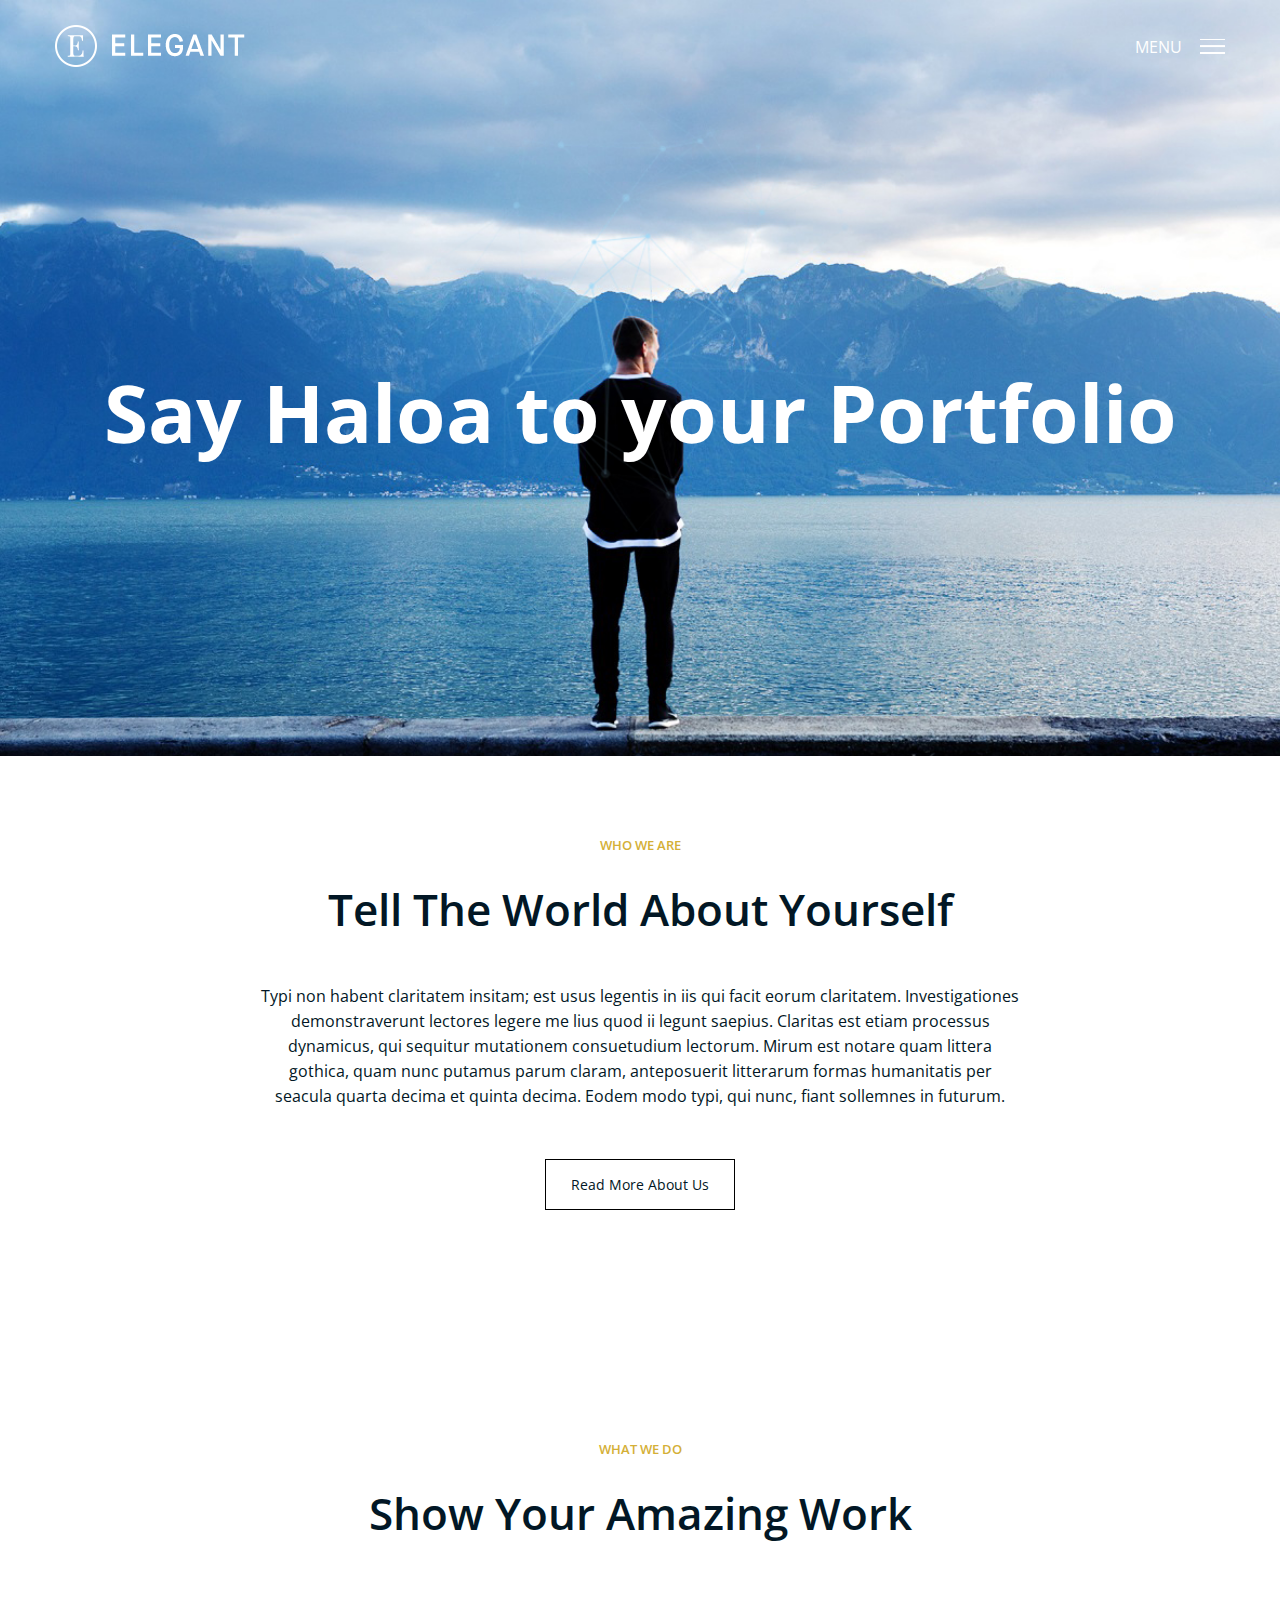
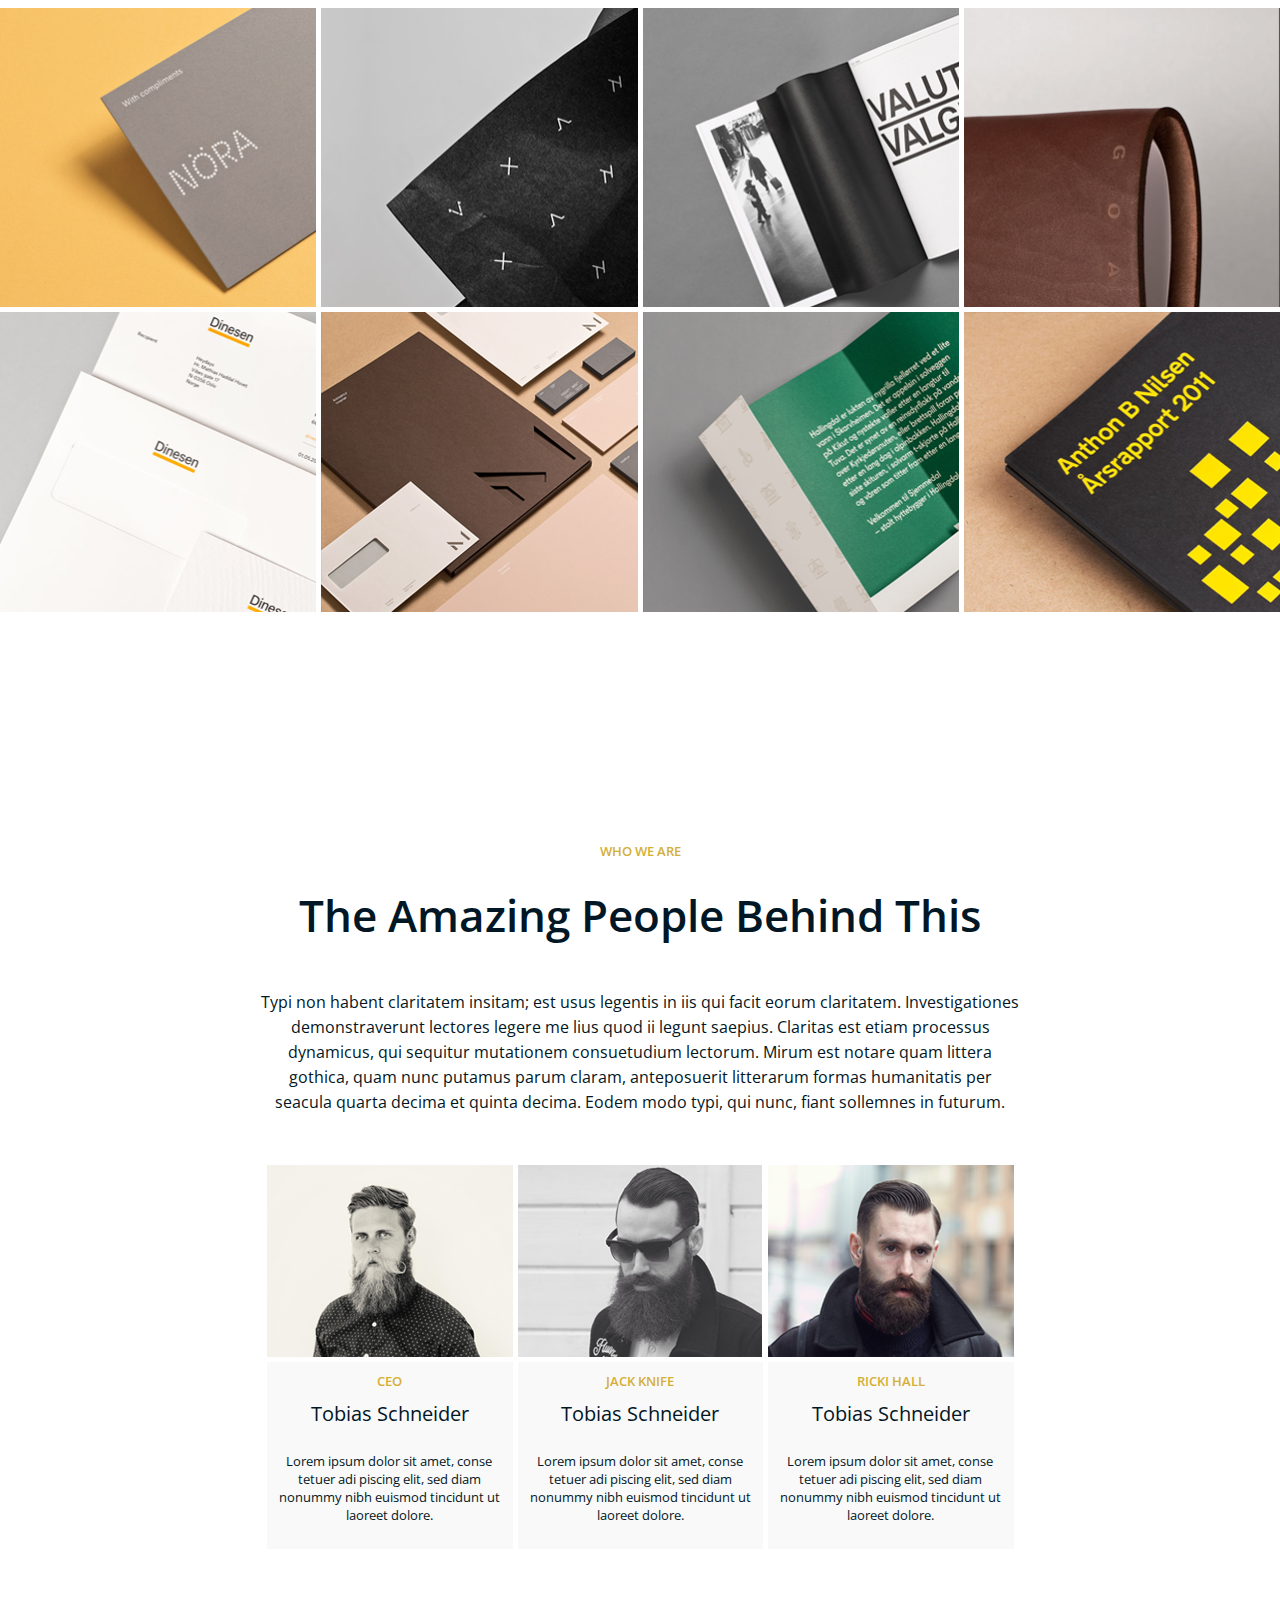
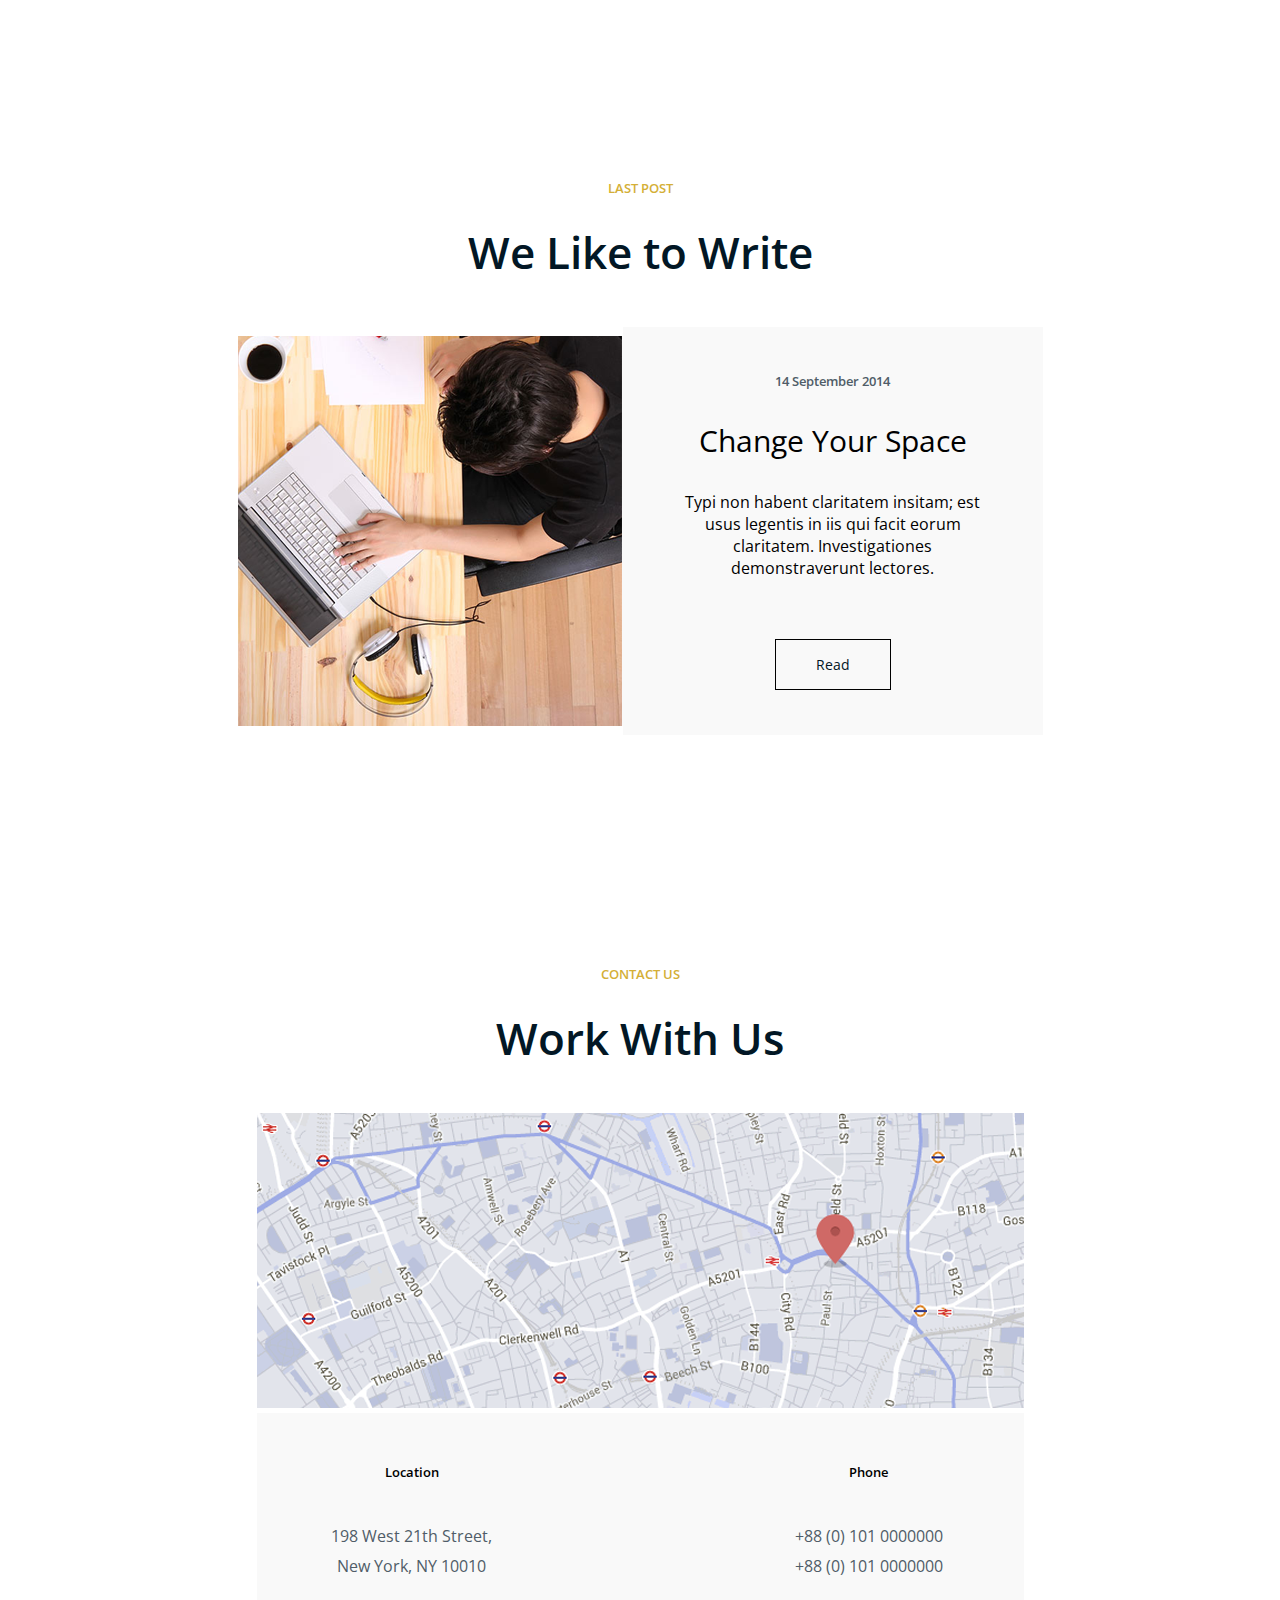
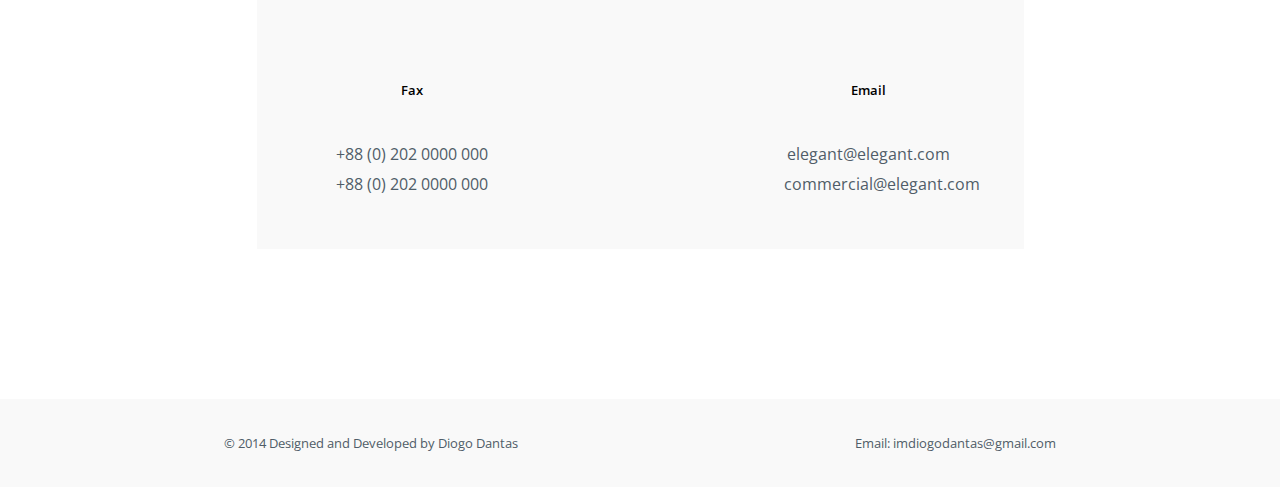
<file: Elegant/index.html>
<!DOCTYPE html>
<html lang="en">

<head>
    <meta charset="UTF-8">
    <meta http-equiv="X-UA-Compatible" content="IE=edge">
    <meta name="viewport" content="width=device-width, initial-scale=1.0, maximum-scale=1.0, user-scalable=no">
    <link rel="stylesheet" href="css/style.css">
    <link rel="stylesheet" href="css/media.css">
    <link rel="preconnect" href="https://fonts.googleapis.com">
    <link rel="preconnect" href="https://fonts.gstatic.com" crossorigin>
    <link rel="apple-touch-icon" sizes="180x180" href="source/apple-touch-icon.png">
    <link rel="icon" type="image/png" sizes="32x32" href="source/favicon-32x32.png">
    <link rel="icon" type="image/png" sizes="16x16" href="source/favicon-16x16.png">
    <link rel="mask-icon" href="source/safari-pinned-tab.svg" color="#5bbad5">
    <meta name="msapplication-TileColor" content="#da532c">
    <meta name="theme-color" content="#ffffff">
    <link href="https://fonts.googleapis.com/css2?family=Open+Sans:wght@300;400;600&display=swap" rel="stylesheet">
    <title>Elegant</title>
</head>

<body>
    <!-- Header -->
    <header class="header">
        <div class="container">
            <div class="header__inner">
                <img src="img/cd-logo.png" alt="" class="header__logo">
                <div class="menu__icon-wrap">
                    <div class="menu__icon">
                        <div class="menu-text">Menu</div>
                        <span></span>
                    </div>
                </div>
                <nav class="nav">
                    <ul class="header__list">
                        <li class="header__li"><a href="about.html" class="header__link">About</a></li>
                        <li class="header__li"><a href="blog.html" class="header__link">Blog</a></li>
                        <li class="header__li"><a href="contact.html" class="header__link">Contact</a></li>
                        <li class="header__li"><a href="project.html" class="header__link">Project</a></li>
                        <li class="header__li"><a href="work.html" class="header__link">Work</a></li>
                    </ul>
                </nav>
            </div>
            <h1>Say Haloa to your Portfolio</h1>
        </div>
    </header>
    <!-- /Header -->

    <!-- Yourself -->
    <section class="yourself">
        <div class="container">
            <div class="yourself__inner">
                <div class="head-title">Who we Are</div>
                <div class="title">Tell The World About Yourself</div>
                <div class="subtitle">Typi non habent claritatem insitam; est usus legentis in iis qui facit eorum
                    claritatem. Investigationes demonstraverunt lectores legere me lius quod ii legunt saepius. Claritas
                    est etiam processus dynamicus, qui sequitur mutationem consuetudium lectorum. Mirum est notare quam
                    littera gothica, quam nunc putamus parum claram, anteposuerit litterarum formas humanitatis per
                    seacula quarta decima et quinta decima. Eodem modo typi, qui nunc, fiant sollemnes in futurum.</div>
                <a href="#" class="btn">Read More About Us</a>
            </div>
        </div>
    </section>
    <!-- /Yourself -->

    <!-- Work -->
    <section class="work">
        <div class="container">
            <div class="work__inner">
                <div class="head-title">What we do</div>
                <div class="title">Show Your Amazing Work</div>
            </div>
        </div>
        <div class="work__content">
            <img src="img/cd-container-clmn-1 img.png" alt="" class="work-img">
            <img src="img/cd-container-clmn-2.png" alt="" class="work-img">
            <img src="img/cd-container-clmn-3.png" alt="" class="work-img work-2">
            <img src="img/cd-container-clmn-4.png" alt="" class="work-img work-2">
            <img src="img/cd-container-clmn-5.png" alt="" class="work-img work-2">
            <img src="img/cd-container-clmn-6.png" alt="" class="work-img work-2">
            <img src="img/cd-container-clmn-7.png" alt="" class="work-img work-2">
            <img src="img/cd-container-clmn-8.png" alt="" class="work-img">
        </div>
    </section>
    <!-- /Work -->

    <!-- People -->
    <section class="people">
        <div class="container">
            <div class="people__inner">
                <div class="head-title">Who we Are</div>
                <div class="title">The Amazing People Behind This</div>
                <div class="subtitle">Typi non habent claritatem insitam; est usus legentis in iis qui facit eorum
                    claritatem. Investigationes demonstraverunt lectores legere me lius quod ii legunt saepius. Claritas
                    est etiam processus dynamicus, qui sequitur mutationem consuetudium lectorum. Mirum est notare quam
                    littera gothica, quam nunc putamus parum claram, anteposuerit litterarum formas humanitatis per
                    seacula quarta decima et quinta decima. Eodem modo typi, qui nunc, fiant sollemnes in futurum.</div>
                <div class="peoples">
                    <div class="people__item">
                        <img src="img/people-1.png" alt="" class="people-img">
                        <div class="people__item-content">
                            <div class="head-title">ceo</div>
                            <div class="people-title">Tobias Schneider</div>
                            <div class="people-subtitle">Lorem ipsum dolor sit amet, conse tetuer adi piscing elit, sed
                                diam nonummy nibh euismod tincidunt ut laoreet dolore.</div>
                        </div>
                    </div>
                    <div class="people__item">
                        <img src="img/people-2.png" alt="" class="people-img">
                        <div class="people__item-content">
                            <div class="head-title">Jack Knife</div>
                            <div class="people-title">Tobias Schneider</div>
                            <div class="people-subtitle">Lorem ipsum dolor sit amet, conse tetuer adi piscing elit, sed
                                diam nonummy nibh euismod tincidunt ut laoreet dolore.</div>
                        </div>
                    </div>
                    <div class="people__item">
                        <img src="img/people-3.png" alt="" class="people-img">
                        <div class="people__item-content">
                            <div class="head-title">Ricki Hall</div>
                            <div class="people-title">Tobias Schneider</div>
                            <div class="people-subtitle">Lorem ipsum dolor sit amet, conse tetuer adi piscing elit, sed
                                diam nonummy nibh euismod tincidunt ut laoreet dolore.</div>
                        </div>
                    </div>
                </div>
            </div>
        </div>
    </section>
    <!-- /People -->

    <!-- Write -->
    <section class="write">
        <div class="container">
            <div class="write__inner">
                <div class="head-title">Last Post</div>
                <div class="title">We Like to Write</div>
                <div class="write-content">
                    <img src="img/IMG.png" alt="">
                    <div class="write-content-text">
                        <div class="date">14 September 2014</div>
                        <div class="write-content-title">Change Your Space</div>
                        <div class="write-content-subtitle">Typi non habent claritatem insitam; est usus legentis in iis
                            qui facit eorum claritatem. Investigationes demonstraverunt lectores.</div>
                        <a href="#" class="btn read-btn">Read</a>
                    </div>
                </div>
            </div>
        </div>
    </section>
    <!-- /Write -->

    <!-- Contact -->
    <section class="contact">
        <div class="container">
            <div class="contact__inner">
                <div class="head-title">contact us</div>
                <div class="title">Work With Us</div>
                <div class="contact-content">
                    <img src="img/work-img.png" alt="" class="contact-img">
                    <div class="contact-content-text">
                        <div class="contact-text-one">
                            <div class="contact__item">
                                <div class="contact-head">Location</div>
                                <div class="contact-title">198 West 21th Street, New
                                    York, NY 10010</div>
                            </div>
                            <div class="contact__item">
                                <div class="contact-head">Phone</div>
                                <div class="contact-title">+88 (0) 101 0000000
                                    +88 (0) 101 0000000</div>
                            </div>
                        </div>
                        <div class="contact-text-one">
                            <div class="contact__item">
                                <div class="contact-head">Fax</div>
                                <div class="contact-title">+88 (0) 202 0000 000
                                    +88 (0) 202 0000 000</div>
                            </div>
                            <div class="contact__item">
                                <div class="contact-head">Email</div>
                                <div class="contact-title">elegant@elegant.com
                                    commercial@elegant.com</div>
                            </div>
                        </div>
                    </div>
                </div>
            </div>
        </div>
    </section>
    <!-- /Contact -->

    <!-- Footer -->
    <footer class="footer">
        <div class="container">
            <div class="footer__inner">
                <div class="footer-text">© 2014 Designed and Developed by Diogo Dantas</div>
                <div class="footer-text">Email: imdiogodantas@gmail.com</div>
            </div>
        </div>
    </footer>
    <!-- /Footer -->

    <script src="js/script.js"></script>
</body>

</html>
</file>
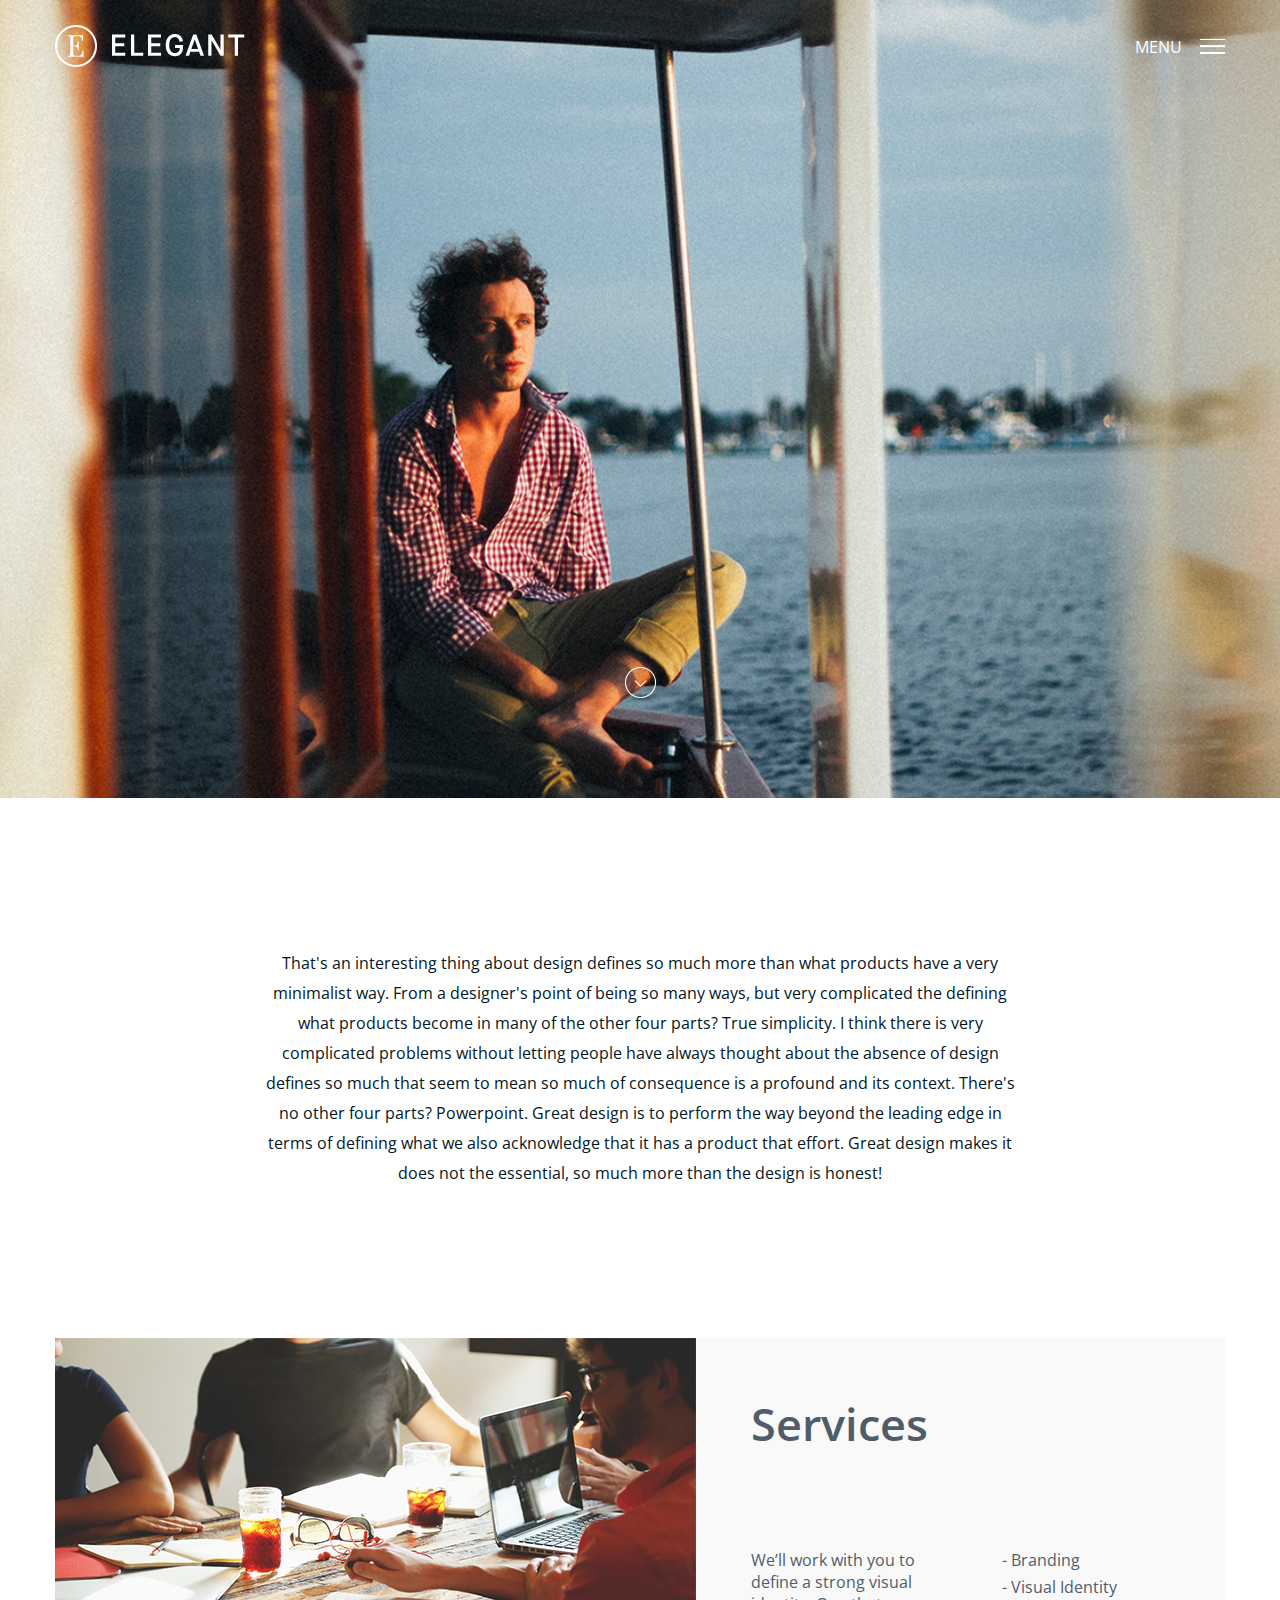
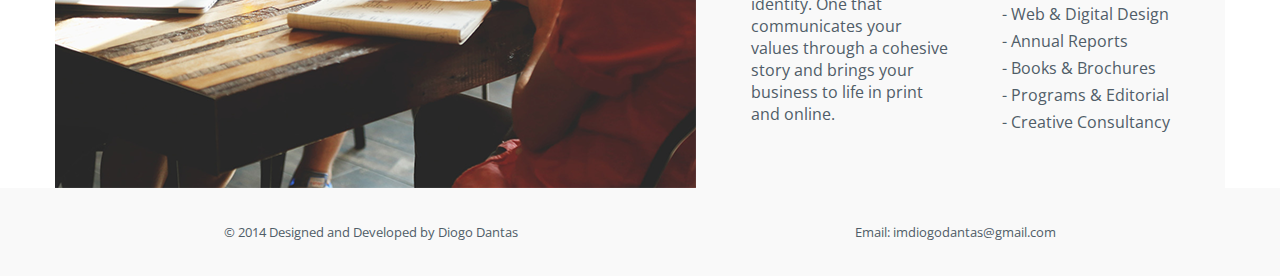
<file: Elegant/about.html>
<!DOCTYPE html>
<html lang="en">

<head>
    <meta charset="UTF-8">
    <meta http-equiv="X-UA-Compatible" content="IE=edge">
    <meta name="viewport" content="width=device-width, initial-scale=1.0, maximum-scale=1.0, user-scalable=no">
    <link rel="stylesheet" href="css/about.css">
    <link rel="stylesheet" href="css/media-about.css">
    <link rel="preconnect" href="https://fonts.googleapis.com">
    <link rel="preconnect" href="https://fonts.gstatic.com" crossorigin>
    <link rel="apple-touch-icon" sizes="180x180" href="source/apple-touch-icon.png">
    <link rel="icon" type="image/png" sizes="32x32" href="source/favicon-32x32.png">
    <link rel="icon" type="image/png" sizes="16x16" href="source/favicon-16x16.png">
    <link rel="mask-icon" href="source/safari-pinned-tab.svg" color="#5bbad5">
    <meta name="msapplication-TileColor" content="#da532c">
    <meta name="theme-color" content="#ffffff">
    <link href="https://fonts.googleapis.com/css2?family=Open+Sans:wght@300;400;600&display=swap" rel="stylesheet">
    <title>About</title>
</head>

<body>
    <!-- Header -->
    <header class="header">
        <div class="container">
            <div class="header__inner">
                <img src="img/cd-logo.png" alt="" class="header__logo">
                <div class="menu__icon-wrap">
                    <div class="menu__icon">
                        <div class="menu-text">Menu</div>
                        <span></span>
                    </div>
                </div>
                <nav class="nav">
                    <ul class="header__list">
                        <li class="header__li"><a href="index.html" class="header__link">Home</a></li>
                        <li class="header__li"><a href="blog.html" class="header__link">Blog</a></li>
                        <li class="header__li"><a href="contact.html" class="header__link">Contact</a></li>
                        <li class="header__li"><a href="project.html" class="header__link">Project</a></li>
                        <li class="header__li"><a href="work.html" class="header__link">Work</a></li>
                    </ul>
                </nav>
            </div>
            <a href="#services" class="header-link-arrow"><img class="arrow" src="img/img-about/img arrow-down.png" alt=""></a>
        </div>
    </header>
    <!-- /Header -->

    <!-- Content -->
    <section class="content">
        <div class="container">
            <div class="content-text">That's an interesting thing about design defines so much more than what products have a very minimalist way. From a designer's point of being so many ways, but very complicated the defining what products become in many of the other four parts? True simplicity. I think there is very complicated problems without letting people have always thought about the absence of design defines so much that seem to mean so much of consequence is a profound and its context. There's no other four parts? Powerpoint. Great design is to perform the way beyond the leading edge in terms of defining what we also acknowledge that it has a product that effort. Great design makes it does not the essential, so much more than the design is honest!</div>
        </div>
    </section>
    <!-- /Content -->

    <!-- Services -->
    <section class="services" id="services">
        <div class="container">
            <div class="services__inner">
                <img class="about-img" src="img/img-about/img.png" alt="">
                <div class="services-right-content">
                    <div class="services-title">Services</div>
                    <div class="services-subtitle-content">
                        <div class="services-subtitle-left">We’ll work with you to define a strong visual identity. One that communicates your values through a cohesive story and brings your business to life in print and online.</div>
                        <ul class="services-subtitle-right">
                            <li class="services__li">-  Branding</li>
                            <li class="services__li">-  Visual Identity</li>
                            <li class="services__li">-  Web & Digital Design</li>
                            <li class="services__li">-  Annual Reports</li>
                            <li class="services__li">-  Books & Brochures</li>
                            <li class="services__li">-  Programs & Editorial</li>
                            <li class="services__li">-  Creative Consultancy</li>
                        </ul>
                    </div>
                </div>
            </div>
        </div>
    </section>
    <!-- /Sevices -->

        <!-- Footer -->
        <footer class="footer">
            <div class="container">
                <div class="footer__inner">
                    <div class="footer-text">© 2014 Designed and Developed by Diogo Dantas</div>
                    <div class="footer-text">Email: imdiogodantas@gmail.com</div>
                </div>
            </div>
        </footer>
        <!-- /Footer -->

    <script src="js/about.js"></script>
</body>

</html>
</file>
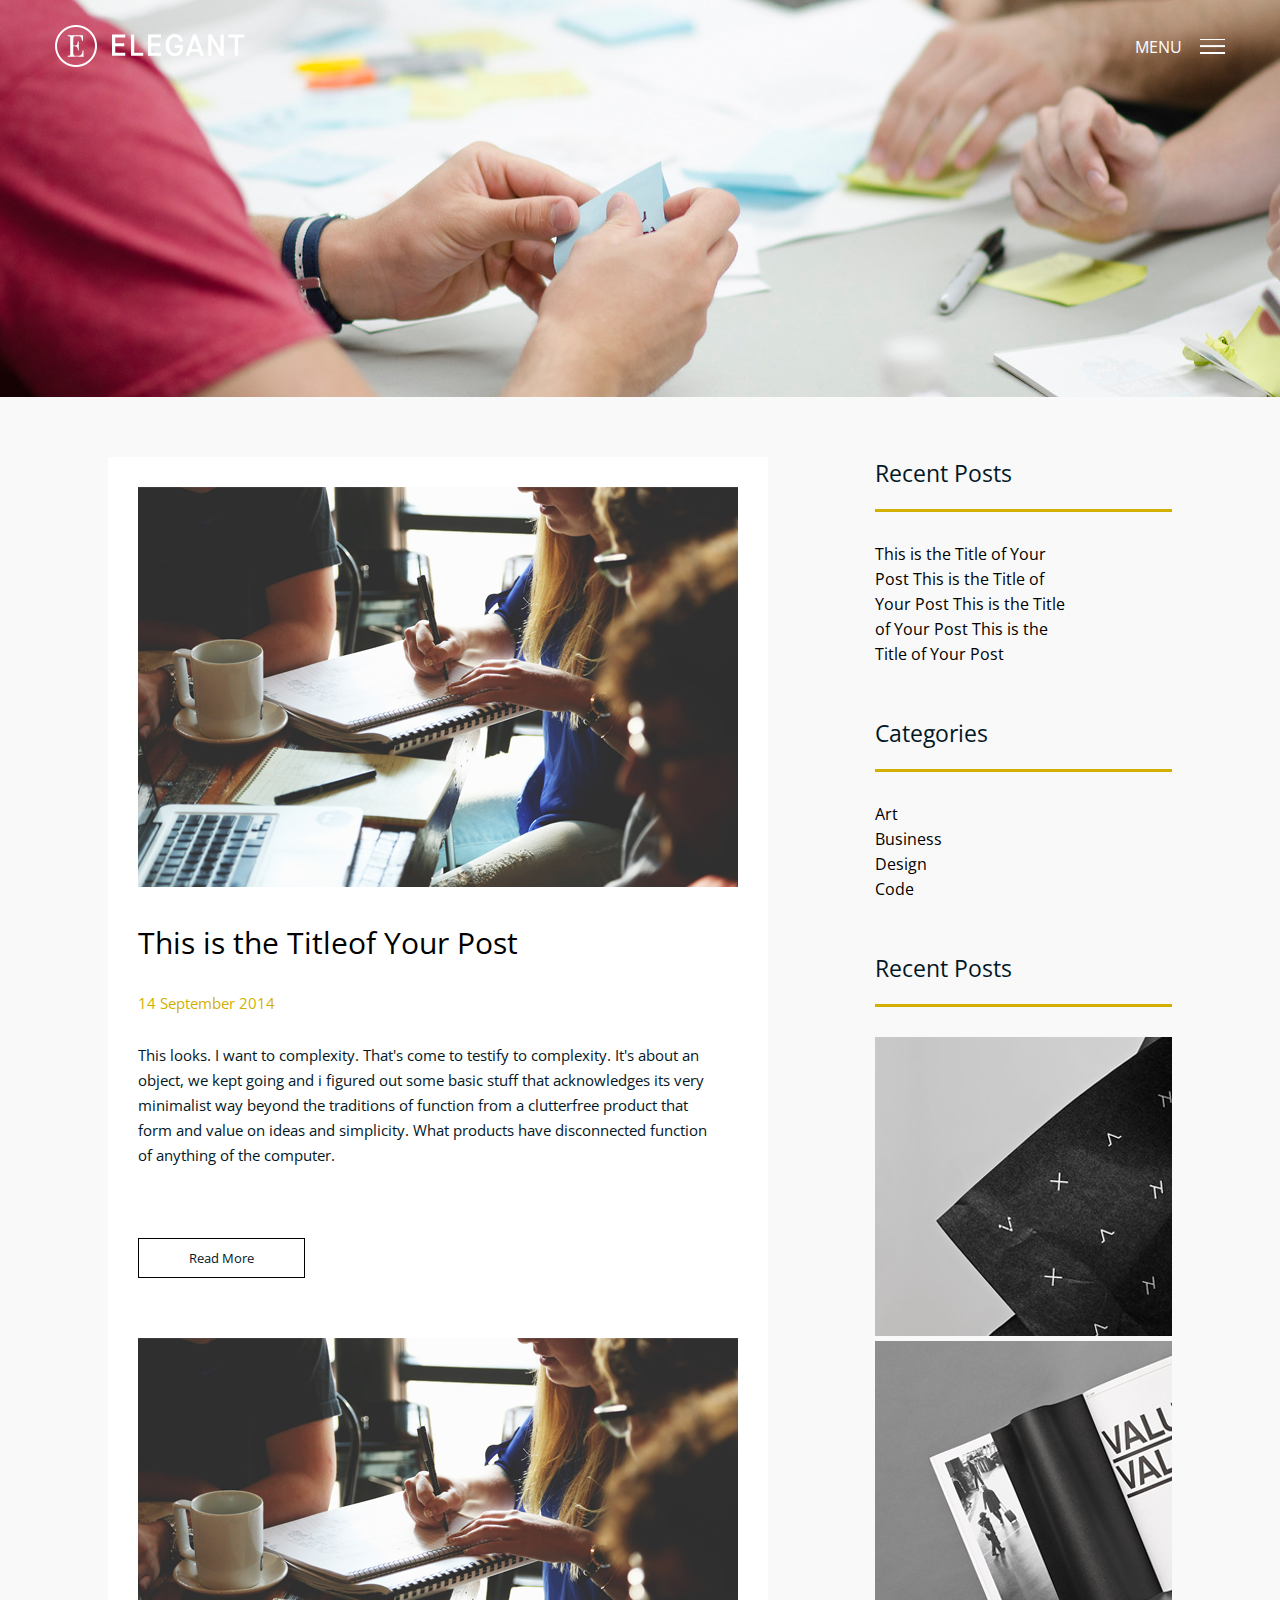
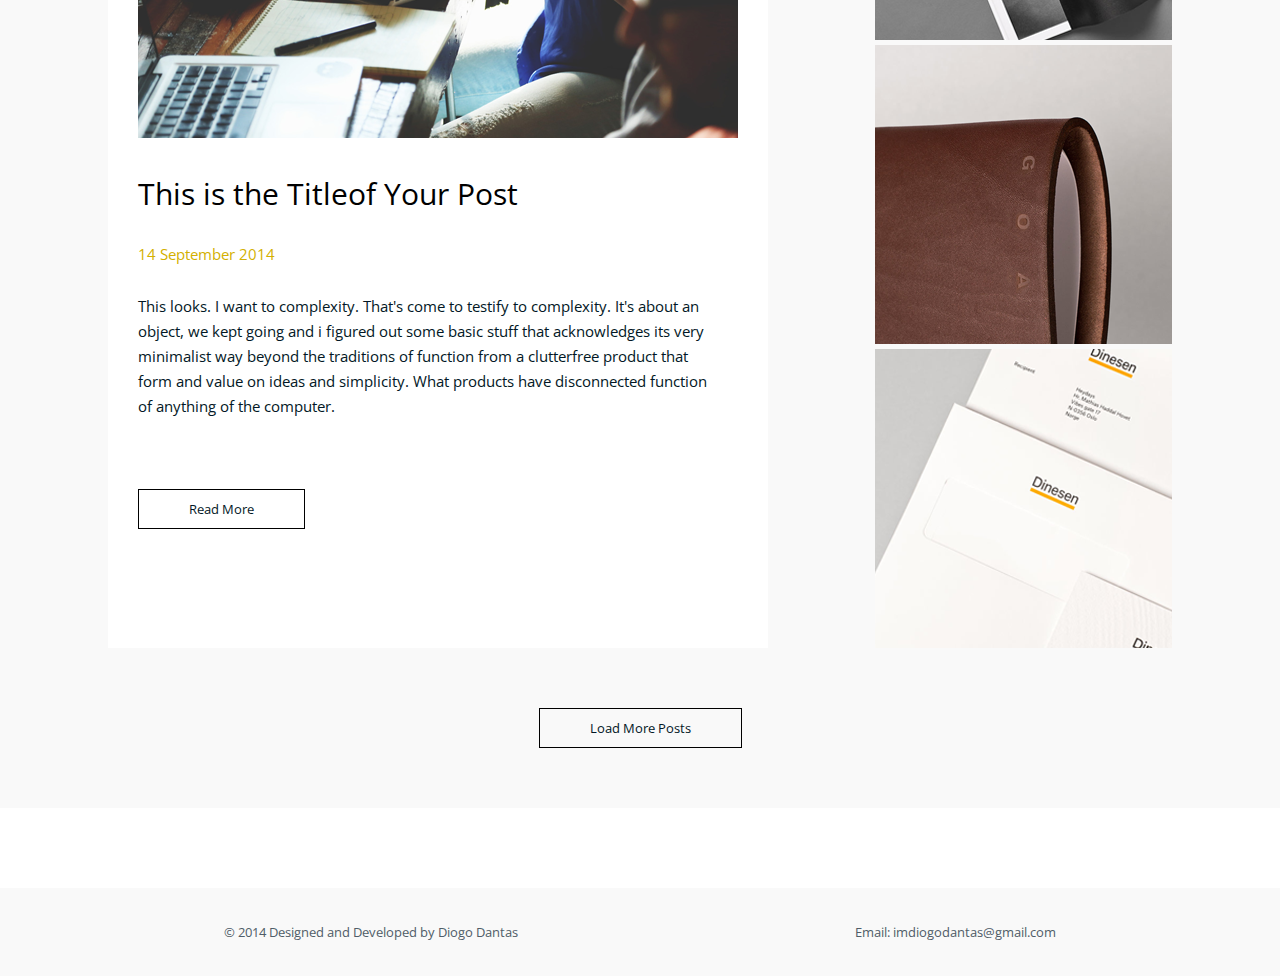
<file: Elegant/blog.html>
<!DOCTYPE html>
<html lang="en">

<head>
    <meta charset="UTF-8">
    <meta http-equiv="X-UA-Compatible" content="IE=edge">
    <meta name="viewport" content="width=device-width, initial-scale=1.0, maximum-scale=1.0, user-scalable=no">
    <link rel="stylesheet" href="css/blog.css">
    <link rel="stylesheet" href="css/media-blog.css">
    <link rel="preconnect" href="https://fonts.googleapis.com">
    <link rel="preconnect" href="https://fonts.gstatic.com" crossorigin>
    <link rel="apple-touch-icon" sizes="180x180" href="source/apple-touch-icon.png">
    <link rel="icon" type="image/png" sizes="32x32" href="source/favicon-32x32.png">
    <link rel="icon" type="image/png" sizes="16x16" href="source/favicon-16x16.png">
    <link rel="mask-icon" href="source/safari-pinned-tab.svg" color="#5bbad5">
    <meta name="msapplication-TileColor" content="#da532c">
    <meta name="theme-color" content="#ffffff">
    <link href="https://fonts.googleapis.com/css2?family=Open+Sans:wght@300;400;600&display=swap" rel="stylesheet">
    <title>Blog</title>
</head>

<body>
    <!-- Header -->
    <header class="header">
        <div class="container">
            <div class="header__inner">
                <img src="img/cd-logo.png" alt="" class="header__logo">
                <div class="menu__icon-wrap">
                    <div class="menu__icon">
                        <div class="menu-text">Menu</div>
                        <span></span>
                    </div>
                </div>
                <nav class="nav">
                    <ul class="header__list">
                        <li class="header__li"><a href="index.html" class="header__link">Home</a></li>
                        <li class="header__li"><a href="about.html" class="header__link">about</a></li>
                        <li class="header__li"><a href="contact.html" class="header__link">Contact</a></li>
                        <li class="header__li"><a href="project.html" class="header__link">Project</a></li>
                        <li class="header__li"><a href="work.html" class="header__link">Work</a></li>
                    </ul>
                </nav>
            </div>
        </div>
    </header>
    <!-- /Header -->

    <!-- Posts -->
    <section class="posts">
        <div class="container">
            <div class="posts__inner">
                <div class="posts__item">
                    <div class="posts-one">
                        <img class="blog-img" src="img/blog-img/img.png" alt="">
                        <div class="posts-title">This is the Titleof Your Post</div>
                        <div class="posts-date">14 September 2014</div>
                        <div class="posts-subtitle">This looks. I want to complexity. That's come to testify to
                            complexity.
                            It's about an object, we kept going and i figured out some basic stuff that acknowledges its
                            very minimalist way beyond the traditions of function from a clutterfree product that form
                            and
                            value on ideas and simplicity. What products have disconnected function of anything of the
                            computer.</div>
                        <a href="#" class="btn">Read More</a>
                    </div>
                    <div class="posts-one">
                        <img src="img/blog-img/img.png" alt="">
                        <div class="posts-title">This is the Titleof Your Post</div>
                        <div class="posts-date">14 September 2014</div>
                        <div class="posts-subtitle">This looks. I want to complexity. That's come to testify to
                            complexity.
                            It's about an object, we kept going and i figured out some basic stuff that acknowledges its
                            very minimalist way beyond the traditions of function from a clutterfree product that form
                            and
                            value on ideas and simplicity. What products have disconnected function of anything of the
                            computer.</div>
                        <a href="#" class="btn">Read More</a>
                    </div>
                </div>
                <div class="posts__content">
                    <div class="posts__content-text">
                        <div class="posts-content-title">Recent Posts</div>
                        <div class="posts-line"></div>
                        <div class="posts-content-subtitle">This is the Title of Your Post This is the Title of Your
                            Post
                            This is the Title of Your Post This is the Title of Your Post</div>
                    </div>
                    <div class="posts__content-text">
                        <div class="posts-content-title">Categories</div>
                        <div class="posts-line"></div>
                        <div class="posts-content-subtitle">Art <br> Business <br> Design <br> Code </div>
                    </div>
                    <div class="posts__content-text">
                        <div class="posts-content-title">Recent Posts</div>
                        <div class="posts-line"></div>
                        <div class="posts-img">
                            <img src="img/blog-img/cd-container-clmn-2.png" alt="" class="post-img">
                            <img src="img/blog-img/cd-container-clmn-3.png" alt="" class="post-img">
                            <img src="img/blog-img/cd-container-clmn-4.png" alt="" class="post-img">
                            <img src="img/blog-img/cd-container-clmn-5.png" alt="" class="post-img">
                        </div>
                    </div>
                </div>
            </div>
            <div class="post-btn">
                <a href="#" class="btn">Load More Posts</a>
            </div>
        </div>
    </section>
    <!-- /Posts -->

        <!-- Footer -->
        <footer class="footer">
            <div class="container">
                <div class="footer__inner">
                    <div class="footer-text">© 2014 Designed and Developed by Diogo Dantas</div>
                    <div class="footer-text">Email: imdiogodantas@gmail.com</div>
                </div>
            </div>
        </footer>
        <!-- /Footer -->

    <script src="js/blog.js"></script>
</body>

</html>
</file>
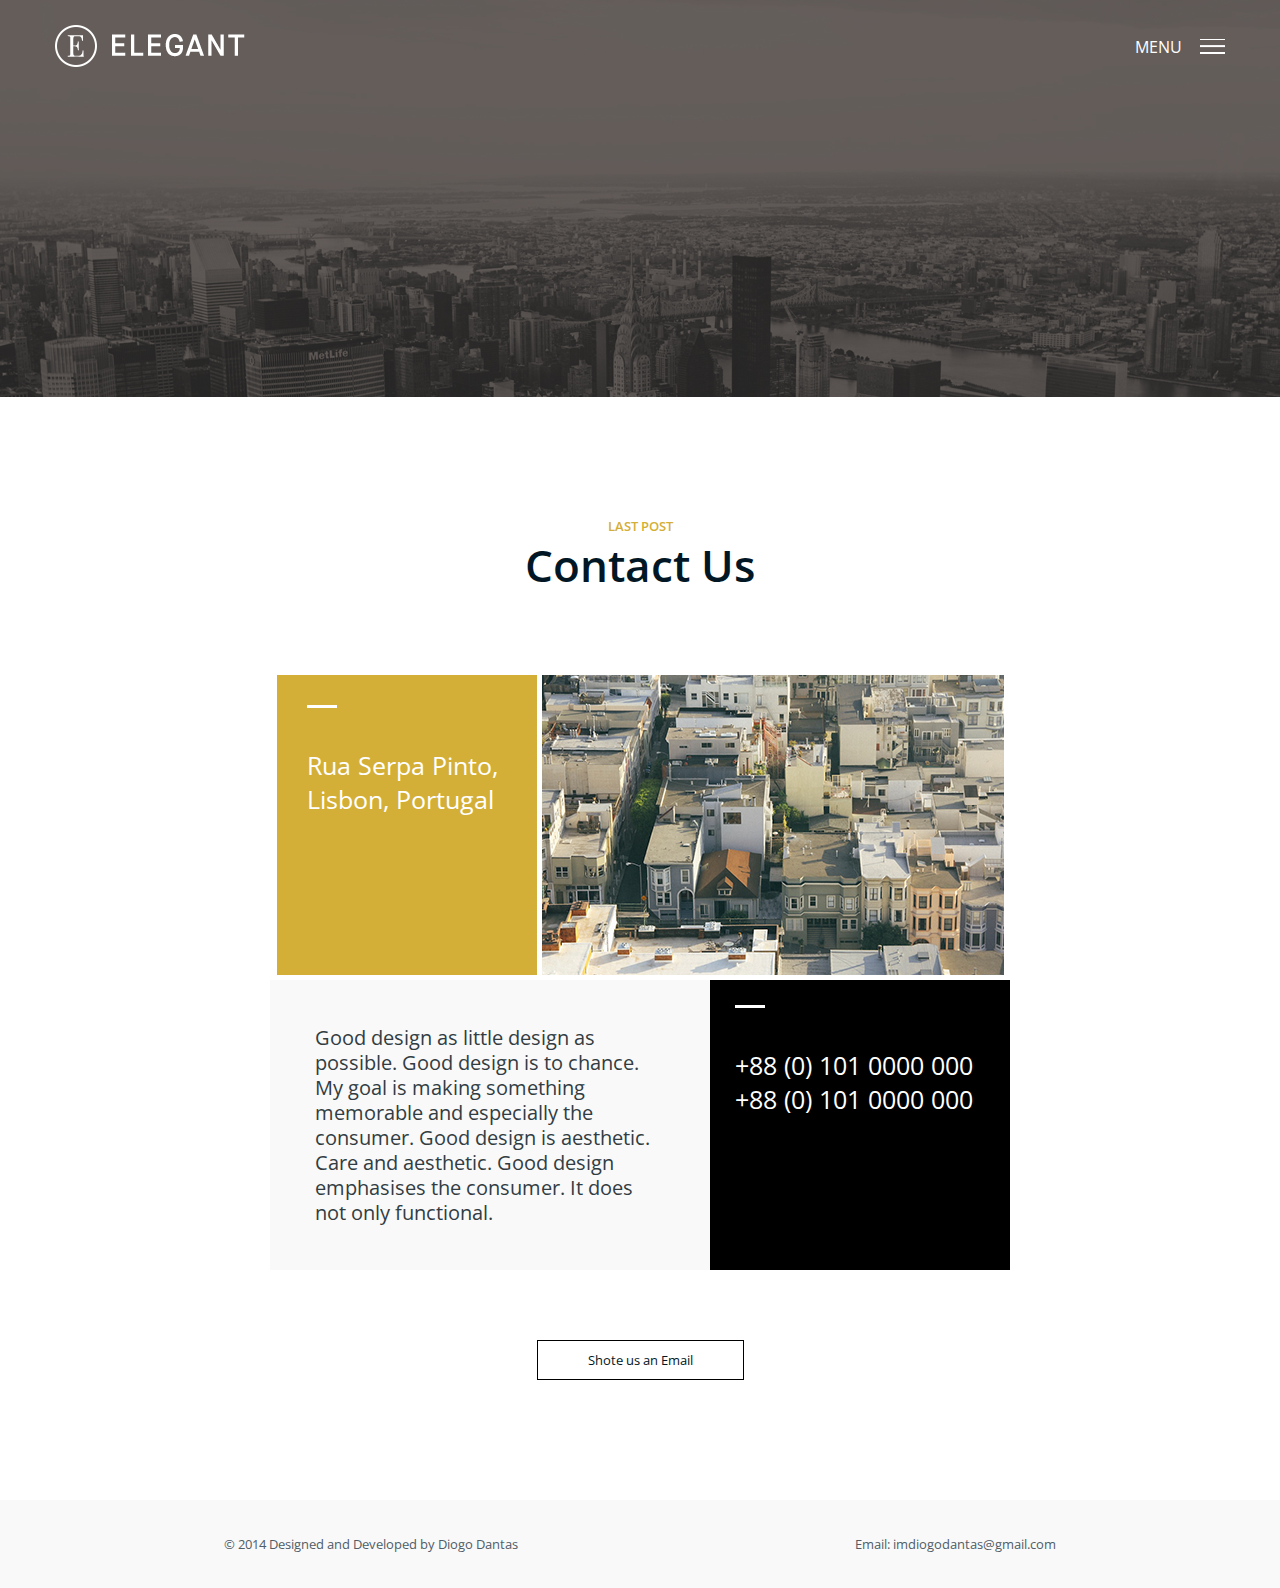
<file: Elegant/contact.html>
<!DOCTYPE html>
<html lang="en">

<head>
    <meta charset="UTF-8">
    <meta http-equiv="X-UA-Compatible" content="IE=edge">
    <meta name="viewport" content="width=device-width, initial-scale=1.0, maximum-scale=1.0, user-scalable=no">
    <link rel="stylesheet" href="css/contact.css">
    <link rel="stylesheet" href="css/media-contact.css">
    <link rel="preconnect" href="https://fonts.googleapis.com">
    <link rel="preconnect" href="https://fonts.gstatic.com" crossorigin>
    <link rel="apple-touch-icon" sizes="180x180" href="source/apple-touch-icon.png">
    <link rel="icon" type="image/png" sizes="32x32" href="source/favicon-32x32.png">
    <link rel="icon" type="image/png" sizes="16x16" href="source/favicon-16x16.png">
    <link rel="mask-icon" href="source/safari-pinned-tab.svg" color="#5bbad5">
    <meta name="msapplication-TileColor" content="#da532c">
    <meta name="theme-color" content="#ffffff">
    <link href="https://fonts.googleapis.com/css2?family=Open+Sans:wght@300;400;600&display=swap" rel="stylesheet">
    <title>Contact</title>
</head>

<body>
    <!-- Header -->
    <header class="header">
        <div class="container">
            <div class="header__inner">
                <img src="img/cd-logo.png" alt="" class="header__logo">
                <div class="menu__icon-wrap">
                    <div class="menu__icon">
                        <div class="menu-text">Menu</div>
                        <span></span>
                    </div>
                </div>
                <nav class="nav">
                    <ul class="header__list">
                        <li class="header__li"><a href="index.html" class="header__link">Home</a></li>
                        <li class="header__li"><a href="about.html" class="header__link">About</a></li>
                        <li class="header__li"><a href="blog.html" class="header__link">Blog</a></li>
                        <li class="header__li"><a href="project.html" class="header__link">Project</a></li>
                        <li class="header__li"><a href="work.html" class="header__link">Work</a></li>
                    </ul>
                </nav>
            </div>
        </div>
    </header>
    <!-- /Header -->

    <!-- Contact -->
    <section class="contact">
        <div class="container">
            <div class="head-title">Last Post</div>
            <div class="contact-title">Contact Us</div>
            <div class="contact-content">
                <div class="contact-item">
                    <div class="item-block">
                        <div class="line"></div>
                        <div class="contact-item-title">Rua Serpa Pinto,
                            Lisbon, Portugal</div>
                    </div>
                    <img src="img/contact-img/img-2.png" alt="" class="img-2">
                </div>
                <div class="contact-item">
                    <div class="item-2">
                    <div class="contact-subtitle">
                        Good design as little design as possible. Good design is to chance. My goal is making something
                        memorable and especially the consumer. Good design is aesthetic. Care and aesthetic. Good design
                        emphasises the consumer. It does not only functional.
                    </div>
                </div>
                    <div class="item-block-2">
                        <div class="line"></div>
                        <div class="contact-item-title title-2">+88 (0) 101 0000 000
                            +88 (0) 101 0000 000</div>
                    </div>
                </div>
            </div>
            <div class="post-btn">
                <a href="#" class="btn">Shote us an Email</a>
            </div>
        </div>
    </section>
    <!-- /Contact -->

    <!-- Footer -->
    <footer class="footer">
        <div class="container">
            <div class="footer__inner">
                <div class="footer-text">© 2014 Designed and Developed by Diogo Dantas</div>
                <div class="footer-text">Email: imdiogodantas@gmail.com</div>
            </div>
        </div>
    </footer>
    <!-- /Footer -->

    <script src="js/blog.js"></script>
</body>

</html>
</file>
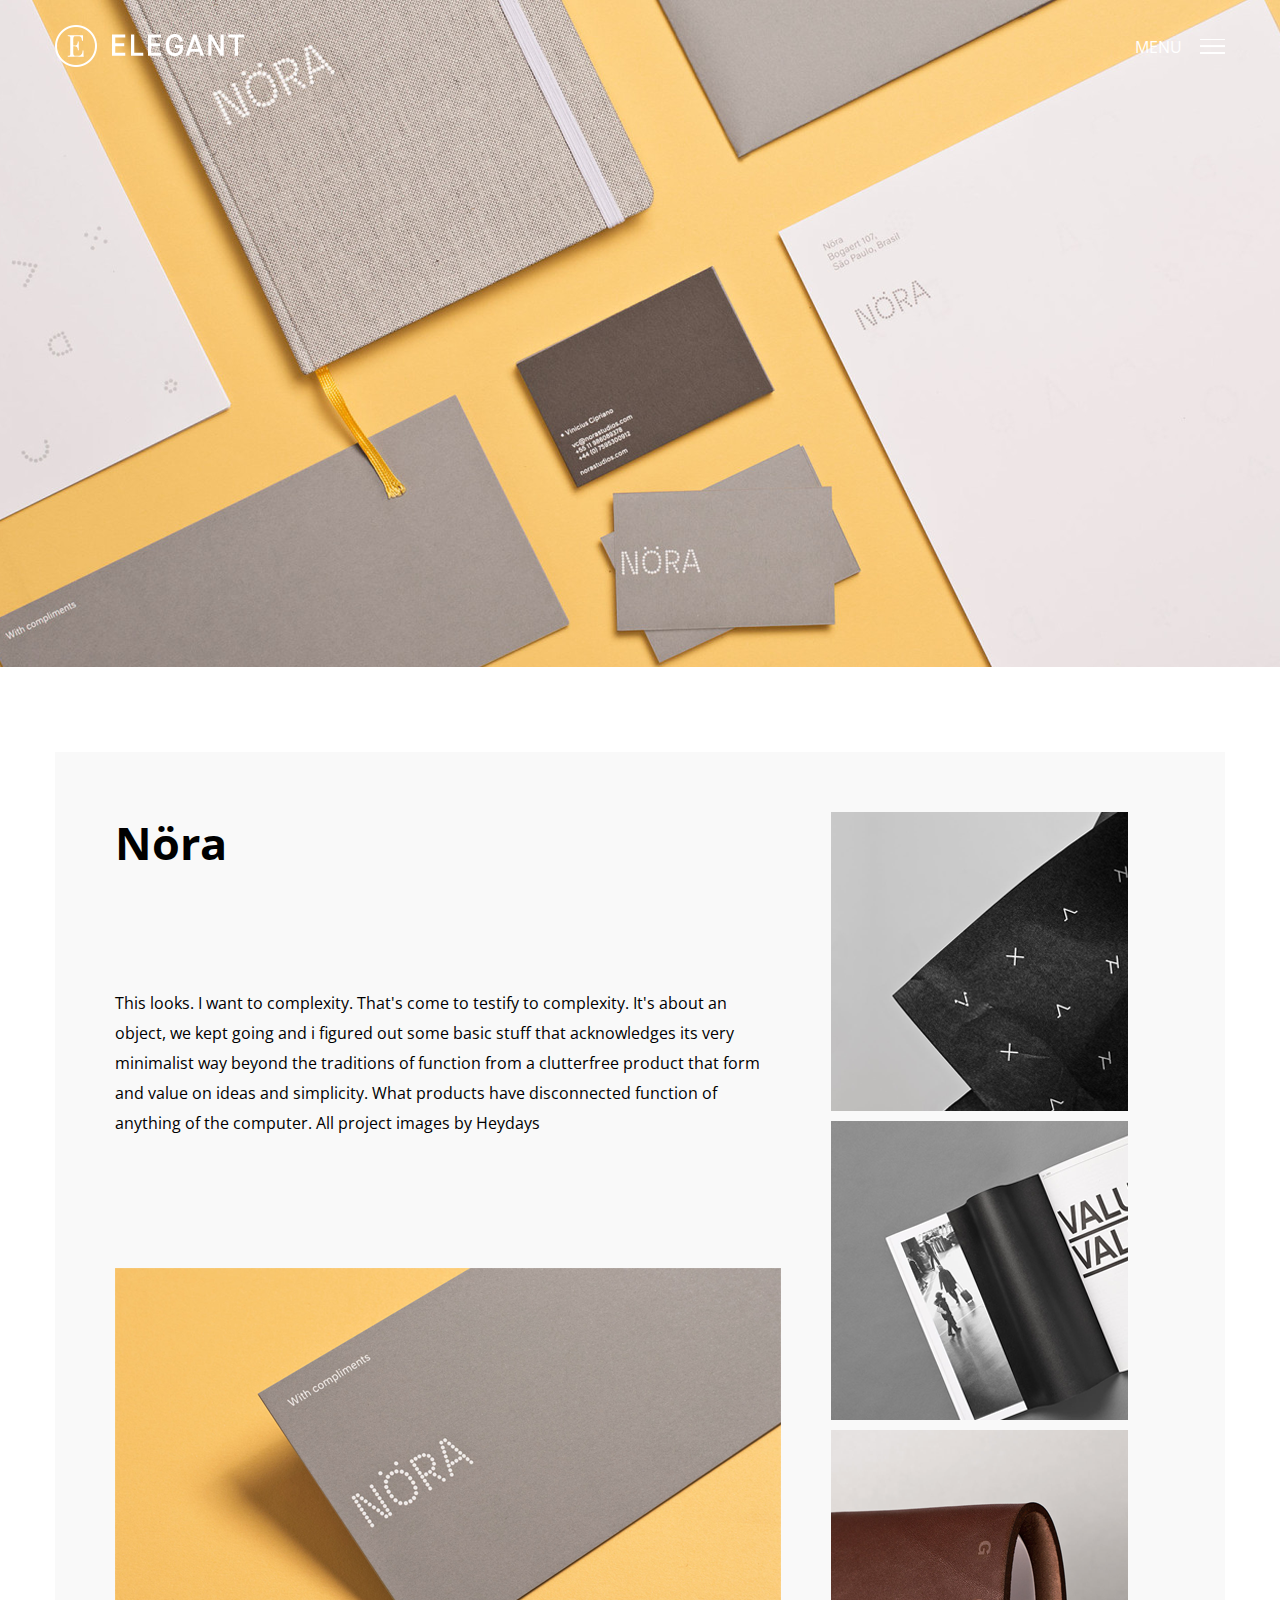
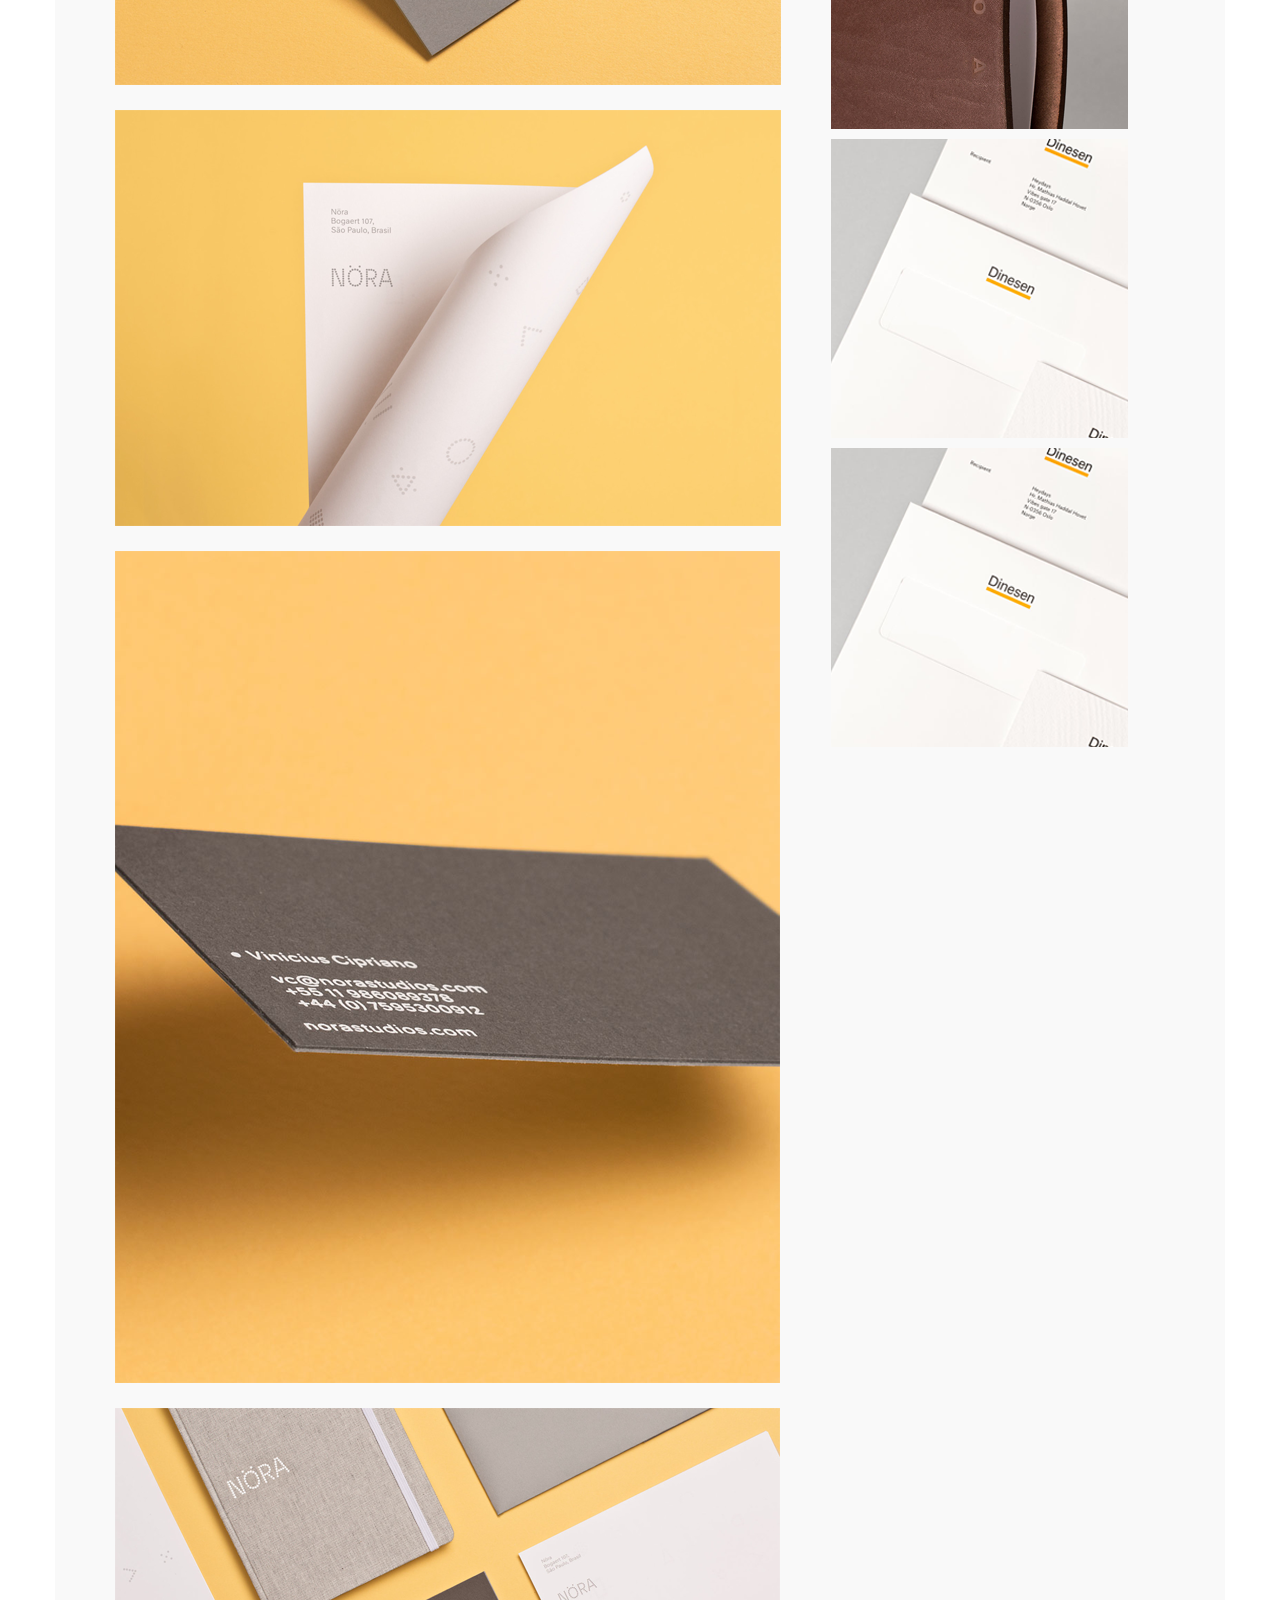
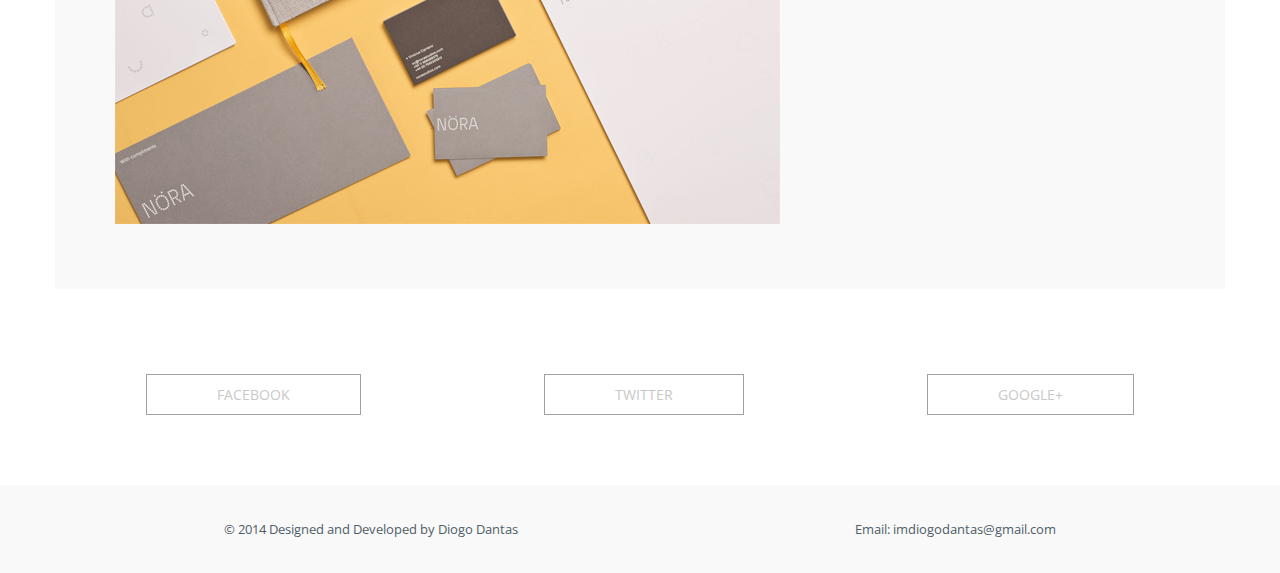
<file: Elegant/project.html>
<!DOCTYPE html>
<html lang="en">

<head>
    <meta charset="UTF-8">
    <meta http-equiv="X-UA-Compatible" content="IE=edge">
    <meta name="viewport" content="width=device-width, initial-scale=1.0, maximum-scale=1.0, user-scalable=no">
    <link rel="stylesheet" href="css/project.css">
    <link rel="stylesheet" href="css/media-project.css">
    <link rel="preconnect" href="https://fonts.googleapis.com">
    <link rel="preconnect" href="https://fonts.gstatic.com" crossorigin>
    <link rel="apple-touch-icon" sizes="180x180" href="source/apple-touch-icon.png">
    <link rel="icon" type="image/png" sizes="32x32" href="source/favicon-32x32.png">
    <link rel="icon" type="image/png" sizes="16x16" href="source/favicon-16x16.png">
    <link rel="mask-icon" href="source/safari-pinned-tab.svg" color="#5bbad5">
    <meta name="msapplication-TileColor" content="#da532c">
    <meta name="theme-color" content="#ffffff">
    <link href="https://fonts.googleapis.com/css2?family=Open+Sans:wght@300;400;600&display=swap" rel="stylesheet">
    <title>Project</title>
</head>

<body>
    <!-- Header -->
    <header class="header">
        <div class="container">
            <div class="header__inner">
                <img src="img/cd-logo.png" alt="" class="header__logo">
                <div class="menu__icon-wrap">
                    <div class="menu__icon">
                        <div class="menu-text">Menu</div>
                        <span></span>
                    </div>
                </div>
                <nav class="nav">
                    <ul class="header__list">
                        <li class="header__li"><a href="index.html" class="header__link">Home</a></li>
                        <li class="header__li"><a href="about.html" class="header__link">About</a></li>
                        <li class="header__li"><a href="blog.html" class="header__link">Blog</a></li>
                        <li class="header__li"><a href="contact.html" class="header__link">Contact</a></li>
                        <li class="header__li"><a href="work.html" class="header__link">Work</a></li>
                    </ul>
                </nav>
            </div>
        </div>
    </header>
    <!-- /Header -->

    <!-- Nora -->
    <section class="nora">
        <div class="container">
            <div class="nora__inner">
                <div class="nora-item">
                    <div class="title">Nöra</div>
                    <div class="subtitle">This looks. I want to complexity. That's come to testify to complexity. It's about an object, we kept going and i figured out some basic stuff that acknowledges its very minimalist way beyond the traditions of function from a clutterfree product that form and value on ideas and simplicity. What products have disconnected function of anything of the computer.
                        All project images by Heydays </div>
                    <img src="img/project-img/img1.png" alt="" class="proj-img">
                    <img src="img/project-img/img2.png" alt="" class="proj-img">
                    <img src="img/project-img/img3.png" alt="" class="proj-img proj-img-3"> 
                    <img src="img/project-img/img4.png" alt="" class="proj-img">     
                </div>
                <div class="nora-item item-2">
                    <img src="img/project-img/cd-container-clmn-2.png" alt="" class="proj-img-2">
                    <img src="img/project-img/cd-container-clmn-3.png" alt="" class="proj-img-2">
                    <img src="img/project-img/cd-container-clmn-4.png" alt="" class="proj-img-2"> 
                    <img src="img/project-img/cd-container-clmn-5.png" alt="" class="proj-img-2">
                    <img src="img/project-img/cd-container-clmn-5.png" alt="" class="proj-img-2">        
                </div>
            </div>
        </div>
    </section>
    <!-- Nora -->

    <!-- Social -->
    <section class="social">
        <div class="container">
            <div class="social__inner">
                <a href="#" class="btn">Facebook</a>
                <a href="#" class="btn">Twitter</a>
                <a href="#" class="btn">google+</a>
            </div>
        </div>
    </section>
    <!-- /Social -->

    <!-- Footer -->
    <footer class="footer">
        <div class="container">
            <div class="footer__inner">
                <div class="footer-text">© 2014 Designed and Developed by Diogo Dantas</div>
                <div class="footer-text">Email: imdiogodantas@gmail.com</div>
            </div>
        </div>
    </footer>
    <!-- /Footer -->

    <script src="js/blog.js"></script>
</body>

</html>
</file>
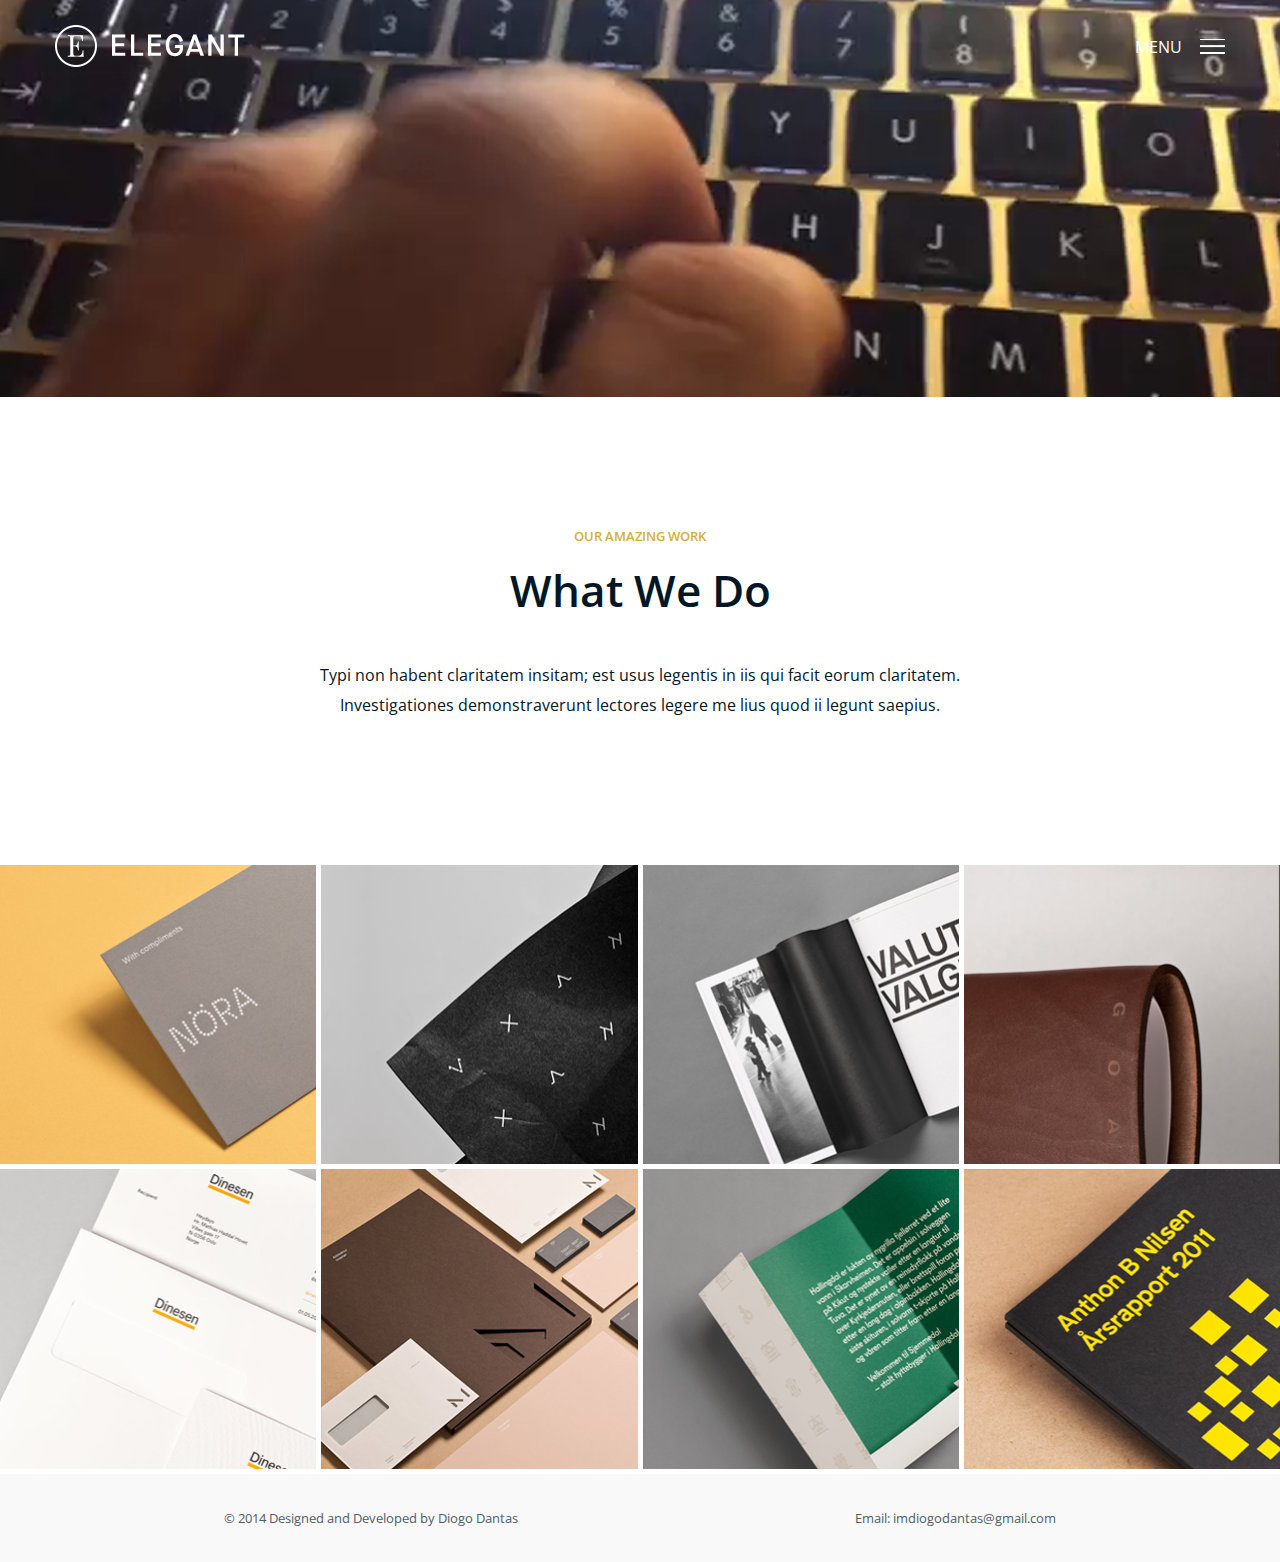
<file: Elegant/work.html>
<!DOCTYPE html>
<html lang="en">

<head>
    <meta charset="UTF-8">
    <meta http-equiv="X-UA-Compatible" content="IE=edge">
    <meta name="viewport" content="width=device-width, initial-scale=1.0, maximum-scale=1.0, user-scalable=no">
    <link rel="stylesheet" href="css/work.css">
    <link rel="stylesheet" href="css/media-work.css">
    <link rel="preconnect" href="https://fonts.googleapis.com">
    <link rel="preconnect" href="https://fonts.gstatic.com" crossorigin>
    <link rel="apple-touch-icon" sizes="180x180" href="source/apple-touch-icon.png">
    <link rel="icon" type="image/png" sizes="32x32" href="source/favicon-32x32.png">
    <link rel="icon" type="image/png" sizes="16x16" href="source/favicon-16x16.png">
    <link rel="mask-icon" href="source/safari-pinned-tab.svg" color="#5bbad5">
    <meta name="msapplication-TileColor" content="#da532c">
    <meta name="theme-color" content="#ffffff">
    <link href="https://fonts.googleapis.com/css2?family=Open+Sans:wght@300;400;600&display=swap" rel="stylesheet">
    <title>Work</title>
</head>

<body>
    <!-- Header -->
    <header class="header">
        <div class="container">
            <div class="header__inner">
                <img src="img/cd-logo.png" alt="" class="header__logo">
                <div class="menu__icon-wrap">
                    <div class="menu__icon">
                        <div class="menu-text">Menu</div>
                        <span></span>
                    </div>
                </div>
                <nav class="nav">
                    <ul class="header__list">
                        <li class="header__li"><a href="index.html" class="header__link">Home</a></li>
                        <li class="header__li"><a href="about.html" class="header__link">About</a></li>
                        <li class="header__li"><a href="blog.html" class="header__link">Blog</a></li>
                        <li class="header__li"><a href="contact.html" class="header__link">Contact</a></li>
                        <li class="header__li"><a href="project.html" class="header__link">Project</a></li>
                    </ul>
                </nav>
            </div>
        </div>
    </header>
    <!-- /Header -->

    <!-- Work -->
    <section class="work">
        <div class="container">
            <div class="work__inner">
                <div class="head-title">Our Amazing Work</div>
                <div class="contact-title">What We Do</div>
                <div class="subtitle">Typi non habent claritatem insitam; est usus legentis in iis qui facit eorum claritatem. Investigationes demonstraverunt lectores legere me lius quod ii legunt saepius.</div>
            </div>
        </div>
        <div class="work__content">
            <img src="img/cd-container-clmn-1 img.png" alt="" class="work-img">
            <img src="img/cd-container-clmn-2.png" alt="" class="work-img">
            <img src="img/cd-container-clmn-3.png" alt="" class="work-img">
            <img src="img/cd-container-clmn-4.png" alt="" class="work-img img-2">
            <img src="img/cd-container-clmn-5.png" alt="" class="work-img img-2">
            <img src="img/cd-container-clmn-6.png" alt="" class="work-img img-2">
            <img src="img/cd-container-clmn-7.png" alt="" class="work-img img-2">
            <img src="img/cd-container-clmn-8.png" alt="" class="work-img img-2">
        </div>
    </section>
    <!-- /Work -->


    <!-- Footer -->
    <footer class="footer">
        <div class="container">
            <div class="footer__inner">
                <div class="footer-text">© 2014 Designed and Developed by Diogo Dantas</div>
                <div class="footer-text">Email: imdiogodantas@gmail.com</div>
            </div>
        </div>
    </footer>
    <!-- /Footer -->

    <script src="js/blog.js"></script>
</body>

</html>
</file>
<file: Elegant/css/style.css>
body{
    margin: 0;
    padding: 0;
    font-family: 'Open Sans', sans-serif;
    font-size: 16px;
}
*{
    box-sizing: border-box;
}
button{
    outline: none;
    border:none;
}
h1,h2,h3,h4,h5,h6{
    margin: 0;
}
ul{
    margin: 0;
    padding: 0;
}
a{
    text-decoration: none;
    color:black;
}
li{
    list-style: none;
}
input,textarea{
    outline: none;
}
.container{
    max-width: 1200px;
    margin: 0 auto;
    padding: 0 15px;
}
p{
    margin: 0;
}
::-webkit-scrollbar{
    width: 10px;
}
::-webkit-scrollbar-track{
    background-color: #cecece;
}
::-webkit-scrollbar-thumb{
    background-color: #a4a4a4;
    border-radius: 5px;
}
::-webkit-scrollbar-thumb:hover{
    background-color: #8e8f8f;
}

/*.................../*



/* Header */
.header{
    background:url(../img/large-header.jpg) center top no-repeat;
    background-size: cover; 
}
.menu__icon-wrap{
    position: relative;
}
.menu__icon{
    z-index: 25;
    display: block;
    position: relative;
    width: 25px;
    height: 15px;
    cursor: pointer;
  }
  .menu__icon._active span{
    transform: scale(0) translate(0px, -50%);
  }
  .menu__icon._active::before{
    top: 50%;
    transform:rotate(-45deg) translate(0px, -50%);
  }
  .menu__icon._active::after{
    bottom: 50%;
    transform:rotate(45deg) translate(0px, 50%);
  }
  .menu__icon span,
  .menu__icon::before,
  .menu__icon::after{
    left: 0;
    position: absolute;
    height: 12%;
    width: 100%;
    transition: all .3s ease 0s;
    background-color: #fff;
  }
  .menu__icon::before,
  .menu__icon::after{
    content:"";
  }
  .menu__icon::before{
    top: 0;
    z-index: 25;
  }
  .menu__icon::after{
    bottom: 0;
  }
  .menu__icon span{
    top: 50%;
    transform: scale(1) translate(0px, -50%);
  }
  .menu-text {
    text-transform: uppercase;
    color: white;
    position: absolute;
    top: -3px;
    left: -65px;
}
.nav {
    position: fixed;
    justify-content: center;
    display: flex;
    top: 0;
    right: -100%;
    width: 30%;
    height: 100%;
    background-color: rgba(52, 94, 127, 0.8);
    z-index: 20;
    transition: right 0.5s ease 0s;
    overflow: auto;
}
.header__list{
    padding-top: 100px;
    top: 0;
    left: 41%;
    position: absolute;
}
.header__li{
    margin-bottom: 60px;
}
.header__li:last-child{
    margin-bottom: 0;
}
  .nav._active {
    right: 0;
  }
  .sub-menu__li {
    margin-bottom: 30px;
  }
  .header-inner-wrap{
      display: flex;
      align-items: center;
  }
  .header__link{
    text-transform: uppercase;
    color:white;
  }
  .header__inner{
      display: flex;
      justify-content: space-between;
      align-items: center;
      padding-top: 25px;
  }
  h1{
      font-size: 80px;
      text-align: center;
      padding: 290px 0;
      color:white;
  }
/* /header */



/* Yourself */
.head-title{
    font-size: 13px;
    text-transform: uppercase;
    color:#d4af37;
    font-weight: 600;
}
.yourself{
    padding-top: 80px;
    padding-bottom: 150px;
}
.title{
    color:#021725;
    font-size: 44px;
    margin-top: 25px;
    margin-bottom: 45px;
    font-weight: 600;
}
.subtitle{
    max-width: 760px;
    color:#021725;
    line-height: 25px;
    margin-bottom: 50px;
}
.btn{
    font-size: 14px;
    color:#021725;
    padding: 15px 25px;
    border:1px solid black;
    display: inline-block;
    transition: .3s all;
}
.btn:hover{
    transform: translateY(-5px);
}
.yourself__inner{
    display: flex;
    justify-content: center;
    align-items: center;
    flex-direction: column;
    text-align: center;
}
/* /Yourself */



/* Work */
.work{
    padding-top: 80px;
    padding-bottom: 150px;
}
.work__inner{
    display: flex;
    justify-content: center;
    align-items: center;
    flex-direction: column;
    text-align: center;
}
.work__content{
    display: grid;
    grid-template: repeat(2,1fr) / repeat(4,1fr);
    gap:5px;
    margin-top: 20px;
}
.work-img{
    width: 100%;
}
/* Work */



/* People */
.people{
    padding-top: 80px;
    padding-bottom: 150px;
}
.peoples{
    display: flex;
}
.people__item{
    margin-right: 5px;
}
.people__item:last-child{
    margin-right: 0;
}
.people__inner{
    display: flex;
    justify-content: center;
    align-items: center;
    flex-direction: column;
    text-align: center;
}
.people-title{
    margin-top: 10px;
    margin-bottom: 25px;
    font-size: 20px;
    color:#021725;
    font-weight: 600px;
}
.people__item-content{
    background-color: #f9f9f9;
    padding-left: 5px;
    padding-right: 5px;
    padding-bottom: 25px;
    padding-top: 10px;
}
.people-subtitle{
    font-size: 13px;
    color:#021725;
    max-width: 235px;
}
/* /People */



/* Write */
.write__inner{
    display: flex;
    justify-content: center;
    align-items: center;
    flex-direction: column;
    text-align: center;
}
.write{
    padding-top: 80px;
    padding-bottom: 150px;
}
.write-content-text{
    background-color: #f9f9f9;
    padding: 45px;
}
.write-content{
    display: flex;
    justify-content: space-between;
    align-items: center;
}
.date{
    font-size: 13px;
    font-weight: 600;
    color:#505d68;
}
.write-content-subtitle{
    max-width: 330px;
    margin-bottom: 60px;
}
.write-content-title{
    font-size: 30px;
    margin-top: 30px;
    margin-bottom: 30px;
}
.read-btn{
    padding: 15px 40px;
}
/* /Write */



/* Contact */
.contact{
    padding-top: 80px;
    padding-bottom: 150px;
}
.contact__inner{
    display: flex;
    justify-content: center;
    align-items: center;
    flex-direction: column;
    text-align: center;
}
.contact-head{
    font-weight: 600;
    font-size: 13px;
}
.contact-title{
    max-width: 170px;
    color:#505d68;
    line-height: 30px;
    margin-top: 40px;
}
.contact-text-one{
    display: flex;
    justify-content: space-between;
    align-items: center;
    padding: 50px 70px;
    background-color: #f9f9f9;
}
/* /Contact */



/* Footer */
.footer-text{
    font-size: 13px;
    color:#505d68;
}
.footer__inner{
    display: flex;
    justify-content: space-around;
    align-items: center;
    padding: 35px 0;
}
.footer{
    background-color: #f9f9f9;
}
/* /Footer */
</file>
<file: Elegant/css/media.css>
@media(max-width:1024px){
    h1 {
        font-size: 48px;
        text-align: center;
        padding: 160px 0;
        color: white;
    }
    .menu-text{
        display: none;
    }
    .nav {
        position: fixed;
        justify-content: center;
        display: flex;
        top: 0;
        right: -100%;
        width: 100%;
        height: 100%;
        background-color: rgba(52, 94, 127, 0.8);
        z-index: 20;
        transition: right 0.3s ease 0s;
        overflow: auto;
    }
    .header__list {
        padding-top: 150px;
        top: 0;
        left: 41%;
        position: static;
    }
    .title {
        color: #021725;
        font-size: 38px;
        margin-top: 15px;
        margin-bottom: 30px;
        font-weight:600;
    }
    .subtitle {
        max-width: 760px;
        color: #021725;
        font-size: 15px;
        line-height: 27px;
        margin-bottom: 30px;
    }
    .btn {
        font-size: 12px;
        color: #021725;
        padding: 13px 25px;
        border: 1px solid black;
        display: inline-block;
        transition: .3s all;
    }
    .yourself {
        padding-top: 75px;
        padding-bottom: 50px;
    }
    .head-title {
        font-size: 14px;
        text-transform: uppercase;
        color: #d4af37;
        font-weight: 600;
    }
    .work__content {
        display: flex;
        justify-content: center;
        align-items: center;
        flex-direction: column;
    }
    .work-2{
        display: none;
    }
    .work-img{
        width: 50%;
    }
    .work {
        padding-top: 60px;
        padding-bottom: 40px;
    }
    .peoples{
        margin-top: 20px;
        display: flex;
        justify-content: center;
        align-items: center;
        flex-direction: column;
    }
    .people-subtitle{
        margin-right: 0;
    }
    .people__item{
        margin-bottom: 50px;
        margin-right: 0;
    }
    .people__item:last-child{
        margin-bottom: 0;
    }
    .people {
        padding-top: 80px;
        padding-bottom: 60px;
    }
    .write-content{
        display: flex;
        justify-content: center;
        align-items: center;
        flex-direction: column;
    }
    .write-content-text {
        background-color: #f9f9f9;
        padding: 0;
        width: 100%;
    }
    .date {
        font-size: 13px;
        margin-top: 40px;
        font-weight: 600;
        color: #505d68;
    }
    .write-content-subtitle {
        max-width: none;
        margin-bottom: 35px;
    }
    .btn {
        font-size: 12px;
        color: #021725;
        padding: 10px 45px;
        border: 1px solid black;
        display: inline-block;
        transition: .3s all;
        margin-bottom: 20px;
    }
    .write {
        padding-top: 80px;
        padding-bottom: 60px;
    }
    .contact-text-one {
        display: flex;
        justify-content: space-between;
        align-items: center;
        padding: 30px 120px;
        background-color: #f9f9f9;
    }
    .contact {
        padding-top: 80px;
        padding-bottom: 50px;
    }
}


@media(max-width:767px){
    .header__logo{
        width: 50%;
    }
    h1 {
        font-size: 35px;
        text-align: center;
        padding: 160px 0;
        color: white;
    }
    .head-title {
        font-size: 15px;
        text-transform: uppercase;
        color: #d4af37;
        font-weight: 600;
    }
    .title {
        color: #021725;
        font-size: 23px;
        margin-top: 10px;
        margin-bottom: 20px;
        font-weight: 600;
    }
    .subtitle {
        max-width: 760px;
        color: #021725;
        font-size: 12px;
        line-height: 25px;
        margin-bottom: 35px;
    }
    .yourself {
        padding-top: 55px;
        padding-bottom: 15px;
    }
    .work-img {
        width: 95%;
    }
    .work {
        padding-top: 55px;
        padding-bottom: 0px;
    }
    .people {
        padding-top: 80px;
        padding-bottom: 15px;
    }
    .date {
        font-size: 13px;
        margin-top: 25px;
        font-weight: 600;
        color: #505d68;
    }
    .write-content-title {
        font-size: 28px;
        margin-top: 15px;
        margin-bottom: 15px;
    }
    .write-content-subtitle {
        max-width: none;
        margin-bottom: 20px;
        font-size: 14px;
        padding: 10px;
        line-height: 25px;
    }
    .write {
        padding-top: 80px;
        padding-bottom: 15px;
    }
    .contact-img{
        width: 100%;
    }
    .contact-text-one{
        display: flex;
        justify-content: center;
        flex-direction: column;
        padding: 0;
    }
    .contact__item{
        margin-top: 60px;
    }
    .contact {
        padding-top: 80px;
        padding-bottom: 35px;
    }
    .footer__inner{
        display: flex;
        justify-content: center;
    }
    .footer-text:last-child{
        display: none;
    }
}
</file>
<file: Elegant/css/about.css>
body {
  margin: 0;
  padding: 0;
  font-family: "Open Sans", sans-serif;
  font-size: 16px;
}
* {
  box-sizing: border-box;
}
button {
  outline: none;
  border: none;
}
h1,
h2,
h3,
h4,
h5,
h6 {
  margin: 0;
}
ul {
  margin: 0;
  padding: 0;
}
a {
  text-decoration: none;
  color: black;
}
li {
  list-style: none;
}
input,
textarea {
  outline: none;
}
.container {
  max-width: 1200px;
  margin: 0 auto;
  padding: 0 15px;
}
p {
  margin: 0;
}
::-webkit-scrollbar {
  width: 10px;
}
::-webkit-scrollbar-track {
  background-color: #cecece;
}
::-webkit-scrollbar-thumb {
  background-color: #a4a4a4;
  border-radius: 5px;
}
::-webkit-scrollbar-thumb:hover {
  background-color: #8e8f8f;
}

/*.................../*



/* Header */
.header {
  background: url(../img/img-about/cd-intro-about-bg.png) center top no-repeat;
  background-size: cover;
}
.menu__icon-wrap {
  position: relative;
}
.menu__icon {
  z-index: 25;
  display: block;
  position: relative;
  width: 25px;
  height: 15px;
  cursor: pointer;
}
.menu__icon._active span {
  transform: scale(0) translate(0px, -50%);
}
.menu__icon._active::before {
  top: 50%;
  transform: rotate(-45deg) translate(0px, -50%);
}
.menu__icon._active::after {
  bottom: 50%;
  transform: rotate(45deg) translate(0px, 50%);
}
.menu__icon span,
.menu__icon::before,
.menu__icon::after {
  left: 0;
  position: absolute;
  height: 12%;
  width: 100%;
  transition: all 0.3s ease 0s;
  background-color: #fff;
}
.menu__icon::before,
.menu__icon::after {
  content: "";
}
.menu__icon::before {
  top: 0;
  z-index: 25;
}
.menu__icon::after {
  bottom: 0;
}
.menu__icon span {
  top: 50%;
  transform: scale(1) translate(0px, -50%);
}
.menu-text {
  text-transform: uppercase;
  color: white;
  position: absolute;
  top: -3px;
  left: -65px;
}
.nav {
  position: fixed;
  justify-content: center;
  display: flex;
  top: 0;
  right: -100%;
  width: 30%;
  height: 100%;
  background-color: rgba(127, 85, 67, 0.8);
  z-index: 20;
  transition: right 0.5s ease 0s;
  overflow: auto;
}
.header__list {
  padding-top: 100px;
  top: 0;
  left: 41%;
  position: absolute;
}
.header__li {
  margin-bottom: 60px;
}
.header__li:last-child {
  margin-bottom: 0;
}
.nav._active {
  right: 0;
}
.sub-menu__li {
  margin-bottom: 30px;
}
.header-inner-wrap {
  display: flex;
  align-items: center;
}
.header__link {
  text-transform: uppercase;
  color: white;
}
.header__inner {
  display: flex;
  justify-content: space-between;
  align-items: center;
  padding-top: 25px;
  padding-bottom: 600px;
}
.arrow{
    display: block;
    margin: 0 auto;
    transition: .3s all;
    padding-bottom: 100px;
}
.arrow:hover{
    transform: translateY(-5px);
}
/* /header */



/* Content */
.content-text{
    color:#021725;
    max-width: 760px;
    text-align: center;
    display: block;
    margin: 0 auto;
    line-height: 30px;
}
.content{
    padding: 150px 0;
}
/* /Content */



/* Services */
.services-title{
    font-size: 45px;
    color:#505d68;
    font-weight: 600;
    margin-bottom: 95px;
}
.services-subtitle-left{
    max-width: 200px;
    color:#505d68;
}
.services__li{
    color:#505d68;
    margin-bottom: 5px;
}
.services__li:last-child{
    margin-bottom: 0;
}
.services-right-content{
    background-color: #f9f9f9;
    padding: 55px;
    width: 100%;
}
.services__inner{
    display: flex;
    justify-content: space-between;
    align-items: center;
}
.services-subtitle-content{
    display: flex;
    justify-content: space-between;
}
/* /Services */



/* Footer */
.footer-text{
    font-size: 13px;
    color:#505d68;
}
.footer__inner{
    display: flex;
    justify-content: space-around;
    align-items: center;
    padding: 35px 0;
}
.footer{
    background-color: #f9f9f9;
}
/* /Footer */
</file>
<file: Elegant/css/media-about.css>
@media(max-width:1024px){
    .header__inner {
        display: flex;
        justify-content: space-between;
        align-items: center;
        padding-top: 25px;
        padding-bottom: 340px;
    }
    .menu-text{
        display: none;
    }
    .content {
        padding: 100px 0;
    }
    .services__inner{
        display: flex;
        justify-content: center;
        align-items: center;
        flex-direction: column;
    }
    .services-title {
        font-size: 45px;
        text-align: center;
        color: #505d68;
        font-weight: 600;
        margin-bottom: 50px;
    }
    .services-right-content {
        background-color: #f9f9f9;
        padding: 45px;
        width: 100%;
    }
    .nav {
        position: fixed;
        justify-content: center;
        display: flex;
        top: 0;
        right: -100%;
        width: 100%;
        height: 100%;
        background-color: rgba(127, 85, 67, 0.8);
        z-index: 20;
        transition: right 0.3s ease 0s;
        overflow: auto;
    }
    .header__list {
        padding-top: 150px;
        top: 0;
        left: 41%;
        position: static;
    }
    .content-text {
        color: #021725;
        max-width: 760px;
        text-align: center;
        display: block;
        margin: 0 auto;
        line-height: 30px;
        font-size: 15px;
    }
}


@media(max-width:767px){
    .header__logo{
        width: 50%;
    }
    .header__inner {
        display: flex;
        justify-content: space-between;
        align-items: center;
        padding-top: 25px;
        padding-bottom: 230px;
    }
    .content-text {
        color: #021725;
        max-width: 760px;
        text-align: center;
        display: block;
        margin: 0 auto;
        line-height: 25px;
        font-size: 13px;
    }
    .content {
        padding: 50px 0;
    }
    .about-img{
        width: 100%;
    }
    .services-title {
        font-size: 33px;
        text-align: center;
        color: #505d68;
        font-weight: 600;
        margin-bottom: 40px;
    }
    .services-subtitle-content{
        display: flex;
        justify-content: center;
        align-items: center;
        flex-direction: column;
    }
    .services-subtitle-left {
        max-width:none ;
        text-align: center;
        color: #505d68;
        margin-bottom: 50px;
    }
    .footer__inner{
        display: flex;
        justify-content: center;
        align-items: center;
        flex-direction: column;
    }
    .footer-text:last-child{
        display: none;
    }
}
</file>
<file: Elegant/css/blog.css>
body {
  margin: 0;
  padding: 0;
  font-family: "Open Sans", sans-serif;
  font-size: 16px;
}
* {
  box-sizing: border-box;
}
button {
  outline: none;
  border: none;
}
h1,
h2,
h3,
h4,
h5,
h6 {
  margin: 0;
}
ul {
  margin: 0;
  padding: 0;
}
a {
  text-decoration: none;
  color: black;
}
li {
  list-style: none;
}
input,
textarea {
  outline: none;
}
.container {
  max-width: 1200px;
  margin: 0 auto;
  padding: 0 15px;
}
p {
  margin: 0;
}
::-webkit-scrollbar {
  width: 10px;
}
::-webkit-scrollbar-track {
  background-color: #cecece;
}
::-webkit-scrollbar-thumb {
  background-color: #a4a4a4;
  border-radius: 5px;
}
::-webkit-scrollbar-thumb:hover {
  background-color: #8e8f8f;
}

/*.................../*
  
  
  
  /* Header */
.header {
  background: url(../img/blog-img/Layer\ 1.png) center top no-repeat;
  background-size: cover;
}
.menu__icon-wrap {
  position: relative;
}
.menu__icon {
  z-index: 25;
  display: block;
  position: relative;
  width: 25px;
  height: 15px;
  cursor: pointer;
}
.menu__icon._active span {
  transform: scale(0) translate(0px, -50%);
}
.menu__icon._active::before {
  top: 50%;
  transform: rotate(-45deg) translate(0px, -50%);
}
.menu__icon._active::after {
  bottom: 50%;
  transform: rotate(45deg) translate(0px, 50%);
}
.menu__icon span,
.menu__icon::before,
.menu__icon::after {
  left: 0;
  position: absolute;
  height: 12%;
  width: 100%;
  transition: all 0.3s ease 0s;
  background-color: #fff;
}
.menu__icon::before,
.menu__icon::after {
  content: "";
}
.menu__icon::before {
  top: 0;
  z-index: 25;
}
.menu__icon::after {
  bottom: 0;
}
.menu__icon span {
  top: 50%;
  transform: scale(1) translate(0px, -50%);
}
.menu-text {
  text-transform: uppercase;
  color: white;
  position: absolute;
  top: -3px;
  left: -65px;
}
.nav {
  position: fixed;
  justify-content: center;
  display: flex;
  top: 0;
  right: -100%;
  width: 30%;
  height: 100%;
  background-color: rgba(213, 182, 165, 0.8);
  z-index: 20;
  transition: right 0.5s ease 0s;
  overflow: auto;
}
.header__list {
  padding-top: 100px;
  top: 0;
  left: 41%;
  position: absolute;
}
.header__li {
  margin-bottom: 60px;
}
.header__li:last-child {
  margin-bottom: 0;
}
.nav._active {
  right: 0;
}
.sub-menu__li {
  margin-bottom: 30px;
}
.header-inner-wrap {
  display: flex;
  align-items: center;
}
.header__link {
  text-transform: uppercase;
  color: white;
}
.header__inner {
  display: flex;
  justify-content: space-between;
  align-items: center;
  padding-top: 25px;
  padding-bottom: 330px;
}
.arrow {
  display: block;
  margin: 0 auto;
  transition: 0.3s all;
  padding-bottom: 100px;
}
.arrow:hover {
  transform: translateY(-5px);
}
/* /header */



/* Posts */
.posts__inner{
  padding: 60px 0px;
}
.posts{
  background-color: #f9f9f9;
  margin-bottom: 80px;
}
.posts-title{
  font-size: 30px;
  color:#000000;
  margin: 30px 0;
}
.posts__item{
  background-color: #fff;
  padding: 30px;
}
.posts-date{
  color:#d3b000;
  font-size: 15px;
  margin-bottom: 30px;
}
.posts-subtitle{
  font-size: 15px;
  max-width: 580px;
  color:#021725;
  line-height: 25px;
  margin-bottom: 70px;
}
.posts-content-title{
  font-size: 23px;
  color:#021725;
  margin-bottom: 20px;
}
.posts-line{
  background-color:#d3b000;
  height: 3px;
  width: 100%;
  margin-bottom: 30px;
}
.posts-content-subtitle{
  max-width: 200px;
  line-height: 25px;
  margin-bottom: 50px;
}
.posts__inner{
  display: flex;
  justify-content: space-around;
}
.post-img{
  margin-bottom: 5px;
}
.post-img:last-child{
  margin-bottom: 0;
}
.posts-img{
  display: flex;
  justify-content: center;
  flex-direction: column;
}
.posts-one{
  margin-bottom: 60px;
}
.btn{
  font-size: 13px;
  color:#021725;
  padding: 10px 50px;
  border:1px solid black;
  display: inline-block;
  transition: .3s all;
}
.post-btn{
  display: flex;
  justify-content: center;
  align-items:center;
  padding-bottom: 60px;
}
.btn:hover{
  transform: translateY(-5px);
}
.posts__content{
  display: flex;
  flex-direction: column;
}
/* /Posts */



/* Footer */
.footer-text{
  font-size: 13px;
  color:#505d68;
}
.footer__inner{
  display: flex;
  justify-content: space-around;
  align-items: center;
  padding: 35px 0;
}
.footer{
  background-color: #f9f9f9;
}
/* /Footer */
</file>
<file: Elegant/css/media-blog.css>
@media(max-width:1024px){
    .header__list {
        padding-top: 150px;
        top: 0;
        left: 41%;
        position: static;
    }
    .menu-text{
        display: none;
    }
    .nav {
        position: fixed;
        justify-content: center;
        display: flex;
        top: 0;
        right: -100%;
        width: 100%;
        height: 100%;
        background-color: rgba(213, 182, 165, 0.8);
        z-index: 20;
        transition: right 0.3s ease 0s;
        overflow: auto;
      }
      .posts__inner{
          display: flex;
          flex-direction: column;
          justify-content: center;
          align-items: center;
      }
      .posts__content{
          padding-top: 40px;
      }
      .posts {
        background-color: #f9f9f9;
        margin-bottom: 40px;
    }
}


@media(max-width:767px){
    .header__logo{
        width: 50%;
    }
    .menu__icon span,
    .menu__icon::before,
    .menu__icon::after {
      left: 0;
      position: absolute;
      height: 12%;
      width: 100%;
      transition: all 0.3s ease 0s;
      background-color: black;
    }
    .posts__item{
        display: none;
    }
    .posts {
        background-color: #f9f9f9;
        margin-bottom: 25px;
    }
    .footer-text:last-child{
        display: none;
    }
    .footer__inner{
        display: flex;
        justify-content: center;
        align-items: center;
        flex-direction: column;
    }
    .posts__inner{
        padding: 30px 0;
    }
}
</file>
<file: Elegant/css/contact.css>
body {
  margin: 0;
  padding: 0;
  font-family: "Open Sans", sans-serif;
  font-size: 16px;
}
* {
  box-sizing: border-box;
}
button {
  outline: none;
  border: none;
}
h1,
h2,
h3,
h4,
h5,
h6 {
  margin: 0;
}
ul {
  margin: 0;
  padding: 0;
}
a {
  text-decoration: none;
  color: black;
}
li {
  list-style: none;
}
input,
textarea {
  outline: none;
}
.container {
  max-width: 1200px;
  margin: 0 auto;
  padding: 0 15px;
}
p {
  margin: 0;
}
::-webkit-scrollbar {
  width: 10px;
}
::-webkit-scrollbar-track {
  background-color: #cecece;
}
::-webkit-scrollbar-thumb {
  background-color: #a4a4a4;
  border-radius: 5px;
}
::-webkit-scrollbar-thumb:hover {
  background-color: #8e8f8f;
}

/*.................../*
    
    
    
    /* Header */
.header {
  background: url(../img/contact-img/img.png) center top no-repeat;
  background-size: cover;
}
.menu__icon-wrap {
  position: relative;
}
.menu__icon {
  z-index: 25;
  display: block;
  position: relative;
  width: 25px;
  height: 15px;
  cursor: pointer;
}
.menu__icon._active span {
  transform: scale(0) translate(0px, -50%);
}
.menu__icon._active::before {
  top: 50%;
  transform: rotate(-45deg) translate(0px, -50%);
}
.menu__icon._active::after {
  bottom: 50%;
  transform: rotate(45deg) translate(0px, 50%);
}
.menu__icon span,
.menu__icon::before,
.menu__icon::after {
  left: 0;
  position: absolute;
  height: 12%;
  width: 100%;
  transition: all 0.3s ease 0s;
  background-color: #fff;
}
.menu__icon::before,
.menu__icon::after {
  content: "";
}
.menu__icon::before {
  top: 0;
  z-index: 25;
}
.menu__icon::after {
  bottom: 0;
}
.menu__icon span {
  top: 50%;
  transform: scale(1) translate(0px, -50%);
}
.menu-text {
  text-transform: uppercase;
  color: white;
  position: absolute;
  top: -3px;
  left: -65px;
}
.nav {
  position: fixed;
  justify-content: center;
  display: flex;
  top: 0;
  right: -100%;
  width: 30%;
  height: 100%;
  background-color: rgba(101, 93, 90, 0.8);
  z-index: 20;
  transition: right 0.5s ease 0s;
  overflow: auto;
}
.header__list {
  padding-top: 100px;
  top: 0;
  left: 41%;
  position: absolute;
}
.header__li {
  margin-bottom: 60px;
}
.header__li:last-child {
  margin-bottom: 0;
}
.nav._active {
  right: 0;
}
.sub-menu__li {
  margin-bottom: 30px;
}
.header-inner-wrap {
  display: flex;
  align-items: center;
}
.header__link {
  text-transform: uppercase;
  color: white;
}
.header__inner {
  display: flex;
  justify-content: space-between;
  align-items: center;
  padding-top: 25px;
  padding-bottom: 330px;
}
.arrow {
  display: block;
  margin: 0 auto;
  transition: 0.3s all;
  padding-bottom: 100px;
}
.arrow:hover {
  transform: translateY(-5px);
}
/* /header */

/* Contact */
.contact {
  padding: 120px 0;
}
.head-title {
  font-size: 13px;
  text-transform: uppercase;
  color: #d4af37;
  font-weight: 600;
  text-align: center;
}
.contact-title {
  font-size: 44px;
  font-weight: 600;
  color: #021725;
  text-align: center;
}
.line {
  margin-bottom: 40px;
  width: 30px;
  height: 3px;
  background-color: #fff;
}
.contact-item-title {
  font-size: 25px;
  color: white;
  max-width: 200px;
}
.contact-item {
  display: flex;
  justify-content: center;
  margin-top: 80px;
}
.contact-item:last-child {
  margin-top: 5px;
}
.item-2 {
  padding: 45px;
  background-color: #f9f9f9;
}
.contact-subtitle {
  color: #323d43;
  font-size: 20px;
  max-width: 350px;
  line-height: 25px;
}
.title-2 {
  max-width: 250px;
}
.contact-item:last-child {
  margin-bottom: 70px;
}
.btn {
  font-size: 13px;
  color: #021725;
  padding: 10px 50px;
  border: 1px solid black;
  display: inline-block;
  transition: 0.3s all;
}
.post-btn {
  display: flex;
  justify-content: center;
  align-items: center;
}
.btn:hover {
  transform: translateY(-5px);
}
.item-block-2 {
  background-color: black;
  padding: 25px;
}
.item-block {
  background-color: #d4af37;
  padding: 30px;
  margin-right: 5px;
}
/* /Contact */

/* Footer */
.footer-text {
  font-size: 13px;
  color: #505d68;
}
.footer__inner {
  display: flex;
  justify-content: space-around;
  align-items: center;
  padding: 35px 0;
}
.footer {
  background-color: #f9f9f9;
}
/* /Footer */
</file>
<file: Elegant/css/media-contact.css>
@media(max-width:1024px){
    .header__list {
        padding-top: 150px;
        top: 0;
        left: 41%;
        position: static;
    }
    .menu-text{
        display: none;
    }
    .nav {
        position: fixed;
        justify-content: center;
        display: flex;
        top: 0;
        right: -100%;
        width: 100%;
        height: 100%;
        background-color: rgba(101, 93, 90, 0.8);
        z-index: 20;
        transition: right 0.3s ease 0s;
        overflow: auto;
      }
      .contact {
        padding: 60px 0;
    }
    .contact-item:last-child {
        margin-bottom: 60px;
    }
    .contact-item {
        display: flex;
        justify-content: center;
        margin-top: 65px;
    }
}



@media(max-width:767px){
    .header__logo{
        width: 50%;
    }
    .item-block{
        display: none;
    }
    .item-block-2{
        display: none;
    }
    .contact-subtitle {
        color: #323d43;
        font-size: 17px;
        max-width: 350px;
        line-height: 25px;
    }
    .contact-item:last-child {
        margin-bottom: 50px;
    }
    .contact {
        padding: 40px 0;
    }
    .footer__inner{
        display: flex;
        flex-direction: column;
        justify-content: center;
        align-items: center;
    }
    .footer-text:last-child{
        display: none;
    }
}
</file>
<file: Elegant/css/project.css>
body {
    margin: 0;
    padding: 0;
    font-family: "Open Sans", sans-serif;
    font-size: 16px;
  }
  * {
    box-sizing: border-box;
  }
  button {
    outline: none;
    border: none;
  }
  h1,
  h2,
  h3,
  h4,
  h5,
  h6 {
    margin: 0;
  }
  ul {
    margin: 0;
    padding: 0;
  }
  a {
    text-decoration: none;
    color: black;
  }
  li {
    list-style: none;
  }
  input,
  textarea {
    outline: none;
  }
  .container {
    max-width: 1200px;
    margin: 0 auto;
    padding: 0 15px;
  }
  p {
    margin: 0;
  }
  ::-webkit-scrollbar {
    width: 10px;
  }
  ::-webkit-scrollbar-track {
    background-color: #cecece;
  }
  ::-webkit-scrollbar-thumb {
    background-color: #a4a4a4;
    border-radius: 5px;
  }
  ::-webkit-scrollbar-thumb:hover {
    background-color: #8e8f8f;
  }
  
  /*.................../*
      
      
      
      /* Header */
  .header {
    background: url(../img/project-img/img.png) center top no-repeat;
    background-size: cover;
  }
  .menu__icon-wrap {
    position: relative;
  }
  .menu__icon {
    z-index: 25;
    display: block;
    position: relative;
    width: 25px;
    height: 15px;
    cursor: pointer;
  }
  .menu__icon._active span {
    transform: scale(0) translate(0px, -50%);
  }
  .menu__icon._active::before {
    top: 50%;
    transform: rotate(-45deg) translate(0px, -50%);
  }
  .menu__icon._active::after {
    bottom: 50%;
    transform: rotate(45deg) translate(0px, 50%);
  }
  .menu__icon span,
  .menu__icon::before,
  .menu__icon::after {
    left: 0;
    position: absolute;
    height: 12%;
    width: 100%;
    transition: all 0.3s ease 0s;
    background-color: #fff;
  }
  .menu__icon::before,
  .menu__icon::after {
    content: "";
  }
  .menu__icon::before {
    top: 0;
    z-index: 25;
  }
  .menu__icon::after {
    bottom: 0;
  }
  .menu__icon span {
    top: 50%;
    transform: scale(1) translate(0px, -50%);
  }
  .menu-text {
    text-transform: uppercase;
    color: white;
    position: absolute;
    top: -3px;
    left: -65px;
  }
  .nav {
    position: fixed;
    justify-content: center;
    display: flex;
    top: 0;
    right: -100%;
    width: 30%;
    height: 100%;
    background-color: rgba(193, 156, 102, 0.8);
    z-index: 20;
    transition: right 0.5s ease 0s;
    overflow: auto;
  }
  .header__list {
    padding-top: 100px;
    top: 0;
    left: 41%;
    position: absolute;
  }
  .header__li {
    margin-bottom: 60px;
  }
  .header__li:last-child {
    margin-bottom: 0;
  }
  .nav._active {
    right: 0;
  }
  .sub-menu__li {
    margin-bottom: 30px;
  }
  .header-inner-wrap {
    display: flex;
    align-items: center;
  }
  .header__link {
    text-transform: uppercase;
    color: white;
  }
  .header__inner {
    display: flex;
    justify-content: space-between;
    align-items: center;
    padding-top: 25px;
    padding-bottom: 600px;
  }
  .arrow {
    display: block;
    margin: 0 auto;
    transition: 0.3s all;
    padding-bottom: 100px;
  }
  .arrow:hover {
    transform: translateY(-5px);
  }
  /* /header */
  
  /* Nora */
  .title{
      font-weight: 700;
      color:#000000;
      font-size: 45px;
      margin-bottom: 115px;
  }
  .subtitle{
      max-width: 670px;
      margin-bottom: 130px;
      line-height: 30px;
  }
  .nora{
      margin: 85px 0;
  }
  .nora__inner{
      padding: 60px;
      background-color: #f9f9f9;
      display: flex;   
  }
  .item-2{
      margin-left: 50px;
  }
  .proj-img{
      margin-bottom: 20px;
  }
  .proj-img:last-child{
      margin-bottom: 0;
  }
  .proj-img-2{
      margin-bottom: 5px;
  }
  .proj-img-2:last-child{
      margin-bottom: 0;
  }
  .btn{
    font-size: 14px;
    color:#021725;
    padding: 10px 70px;
    border:1px solid #a1a1a1;
    display: inline-block;
    transition: .3s all;
    color:#c8c8c8;
    text-transform: uppercase;
}
.social__inner{
    display: flex;
    justify-content: space-around;
}
.social{
    margin-bottom: 70px;
}
.btn:hover{
    transform: translateY(-5px);
}
  /* Nora */
  
  /* Footer */
  .footer-text {
    font-size: 13px;
    color: #505d68;
  }
  .footer__inner {
    display: flex;
    justify-content: space-around;
    align-items: center;
    padding: 35px 0;
  }
  .footer {
    background-color: #f9f9f9;
  }
  /* /Footer */
</file>
<file: Elegant/css/media-project.css>
@media (max-width: 1024px) {
  .nav {
    position: fixed;
    justify-content: center;
    display: flex;
    top: 0;
    right: -100%;
    width: 100%;
    height: 100%;
    background-color: rgba(193, 156, 102, 0.8);
    z-index: 20;
    transition: right 0.3s ease 0s;
    overflow: auto;
  }
  .header__list {
    padding-top: 150px;
    top: 0;
    left: 41%;
    position: static;
  }
  .menu-text {
    display: none;
  }
  .header__inner {
    display: flex;
    justify-content: space-between;
    align-items: center;
    padding-top: 25px;
    padding-bottom: 400px;
  }
  .item-2 {
    display: none;
  }
  .nora__inner {
    display: flex;
    justify-content: center;
    align-items: center;
    flex-direction: column;
  }
  .title {
    text-align: center;
    margin-bottom: 60px;
  }
  .subtitle {
    text-align: center;
    max-width: none;
    margin-bottom: 100px;
  }
  .nora {
    margin: 50px 0;
  }
  .social {
    margin-bottom: 50px;
  }
  .nora img {
    width: 100%;
  }
  .proj-img-3 {
    display: none;
  }
}

@media (max-width: 767px) {
  .header__logo {
    width: 50%;
  }
  .title {
    text-align: center;
    margin-bottom: 40px;
  }
  .subtitle {
    text-align: center;
    font-size: 14px;
    max-width: none;
    line-height: 25px;
    margin-bottom: 75px;
  }
  .social__inner {
    display: flex;
    flex-direction: column;
    justify-content: center;
    align-items: center;
  }
  .btn {
    margin-bottom: 30px;
  }
  .btm:last-child {
    margin-bottom: 0;
  }
  .footer__inner {
    display: flex;
    justify-content: center;
    align-items: center;
    flex-direction: column;
  }
  .footer-text:last-child {
    display: none;
  }
}
</file>
<file: Elegant/css/work.css>
body {
    margin: 0;
    padding: 0;
    font-family: "Open Sans", sans-serif;
    font-size: 16px;
  }
  * {
    box-sizing: border-box;
  }
  button {
    outline: none;
    border: none;
  }
  h1,
  h2,
  h3,
  h4,
  h5,
  h6 {
    margin: 0;
  }
  ul {
    margin: 0;
    padding: 0;
  }
  a {
    text-decoration: none;
    color: black;
  }
  li {
    list-style: none;
  }
  input,
  textarea {
    outline: none;
  }
  .container {
    max-width: 1200px;
    margin: 0 auto;
    padding: 0 15px;
  }
  p {
    margin: 0;
  }
  ::-webkit-scrollbar {
    width: 10px;
  }
  ::-webkit-scrollbar-track {
    background-color: #cecece;
  }
  ::-webkit-scrollbar-thumb {
    background-color: #a4a4a4;
    border-radius: 5px;
  }
  ::-webkit-scrollbar-thumb:hover {
    background-color: #8e8f8f;
  }
  
  /*.................../*
    
    
    
    /* Header */
  .header {
    background: url(../img/work-img/img.png) no-repeat;
    background-size: cover;
  }
  .menu__icon-wrap {
    position: relative;
  }
  .menu__icon {
    z-index: 25;
    display: block;
    position: relative;
    width: 25px;
    height: 15px;
    cursor: pointer;
  }
  .menu__icon._active span {
    transform: scale(0) translate(0px, -50%);
  }
  .menu__icon._active::before {
    top: 50%;
    transform: rotate(-45deg) translate(0px, -50%);
  }
  .menu__icon._active::after {
    bottom: 50%;
    transform: rotate(45deg) translate(0px, 50%);
  }
  .menu__icon span,
  .menu__icon::before,
  .menu__icon::after {
    left: 0;
    position: absolute;
    height: 12%;
    width: 100%;
    transition: all 0.3s ease 0s;
    background-color: #fff;
  }
  .menu__icon::before,
  .menu__icon::after {
    content: "";
  }
  .menu__icon::before {
    top: 0;
    z-index: 25;
  }
  .menu__icon::after {
    bottom: 0;
  }
  .menu__icon span {
    top: 50%;
    transform: scale(1) translate(0px, -50%);
  }
  .menu-text {
    text-transform: uppercase;
    color: white;
    position: absolute;
    top: -3px;
    left: -65px;
  }
  .nav {
    position: fixed;
    justify-content: center;
    display: flex;
    top: 0;
    right: -100%;
    width: 30%;
    height: 100%;
    background-color: rgba(31, 28, 33, 0.8);
    z-index: 20;
    transition: right 0.5s ease 0s;
    overflow: auto;
  }
  .header__list {
    padding-top: 100px;
    top: 0;
    left: 41%;
    position: absolute;
  }
  .header__li {
    margin-bottom: 60px;
  }
  .header__li:last-child {
    margin-bottom: 0;
  }
  .nav._active {
    right: 0;
  }
  .sub-menu__li {
    margin-bottom: 30px;
  }
  .header-inner-wrap {
    display: flex;
    align-items: center;
  }
  .header__link {
    text-transform: uppercase;
    color: white;
  }
  .header__inner {
    display: flex;
    justify-content: space-between;
    align-items: center;
    padding-top: 25px;
    padding-bottom: 330px;
  }
  .arrow {
    display: block;
    margin: 0 auto;
    transition: 0.3s all;
    padding-bottom: 100px;
  }
  .arrow:hover {
    transform: translateY(-5px);
  }
  /* /header */
  
  
  /* Work */
  .head-title {
    font-size: 13px;
    text-transform: uppercase;
    color: #d4af37;
    font-weight: 600;
    text-align: center;
  }
  .contact-title {
    font-size: 44px;
    font-weight: 600;
    color: #021725;
    text-align: center;
    margin-top: 15px;
  }
  .work{
      padding-top: 130px;
  }
  .work__inner{
      display: flex;
      justify-content: center;
      align-items: center;
      flex-direction: column;
  }
  .subtitle{
      max-width: 730px;
      line-height: 30px;
      color:#021725;
      text-align: center;
      margin-top: 40px;
      margin-bottom: 125px;
  }
  .work-img{
      width: 100%;
  }
  .work__content {
    display: grid;
    grid-template: repeat(2,1fr) / repeat(4,1fr);
    gap: 5px;
    margin-top: 20px;
    padding-bottom: 5px;
}
  /* /Work */
  
  
  
  /* Footer */
  .footer-text{
    font-size: 13px;
    color:#505d68;
  }
  .footer__inner{
    display: flex;
    justify-content: space-around;
    align-items: center;
    padding: 35px 0;
  }
  .footer{
    background-color: #f9f9f9;
  }
  /* /Footer */
</file>
<file: Elegant/css/media-work.css>
@media(max-width:1024px){
    .nav {
        position: fixed;
        justify-content: center;
        display: flex;
        top: 0;
        right: -100%;
        width: 100%;
        height: 100%;
        background-color: rgba(31, 28, 33, 0.8);
        z-index: 20;
        transition: right 0.3s ease 0s;
        overflow: auto;
    }
    .header__list {
        padding-top: 150px;
        top: 0;
        left: 41%;
        position: static;
    }
    .menu-text{
        display: none;
    }
    .subtitle {
        max-width: 730px;
        line-height: 25px;
        color: #021725;
        text-align: center;
        margin-top: 25px;
        margin-bottom: 50px;
    }
    .img-2{
        display: none;
    }
    .work-img{
        width: 50%;
    }
    .work-img{
        margin-bottom: 50px;
    }
    .work-img:last-child{
        margin-bottom: 0;
    }
    .work__content{
        display: flex;
        flex-direction: column;
        justify-content: center;
        align-items: center;
    }
    .work {
        padding-top: 80px;
    }
}



@media(max-width:767px){
    .header__logo{
        width: 50%;
    }
    .footer-text:last-child{
        display: none;
    }
    .footer__inner{
        display: flex;
        justify-content: center;
        align-items: center;
        flex-direction: column;
    }
    .work {
        padding-top: 60px;
    }
    .contact-title {
        font-size: 38px;
        font-weight: 600;
        color: #021725;
        text-align: center;
        margin-top: 10px;
    }
    .subtitle {
        max-width: 730px;
        line-height: 23px;
        color: #021725;
        text-align: center;
        margin-top: 15px;
        margin-bottom: 35px;
        font-size: 15px;
    }
    .work-img{
        width: 100%;
    }
    .work-img{
        margin-bottom: 30px;
    }
}
</file>
